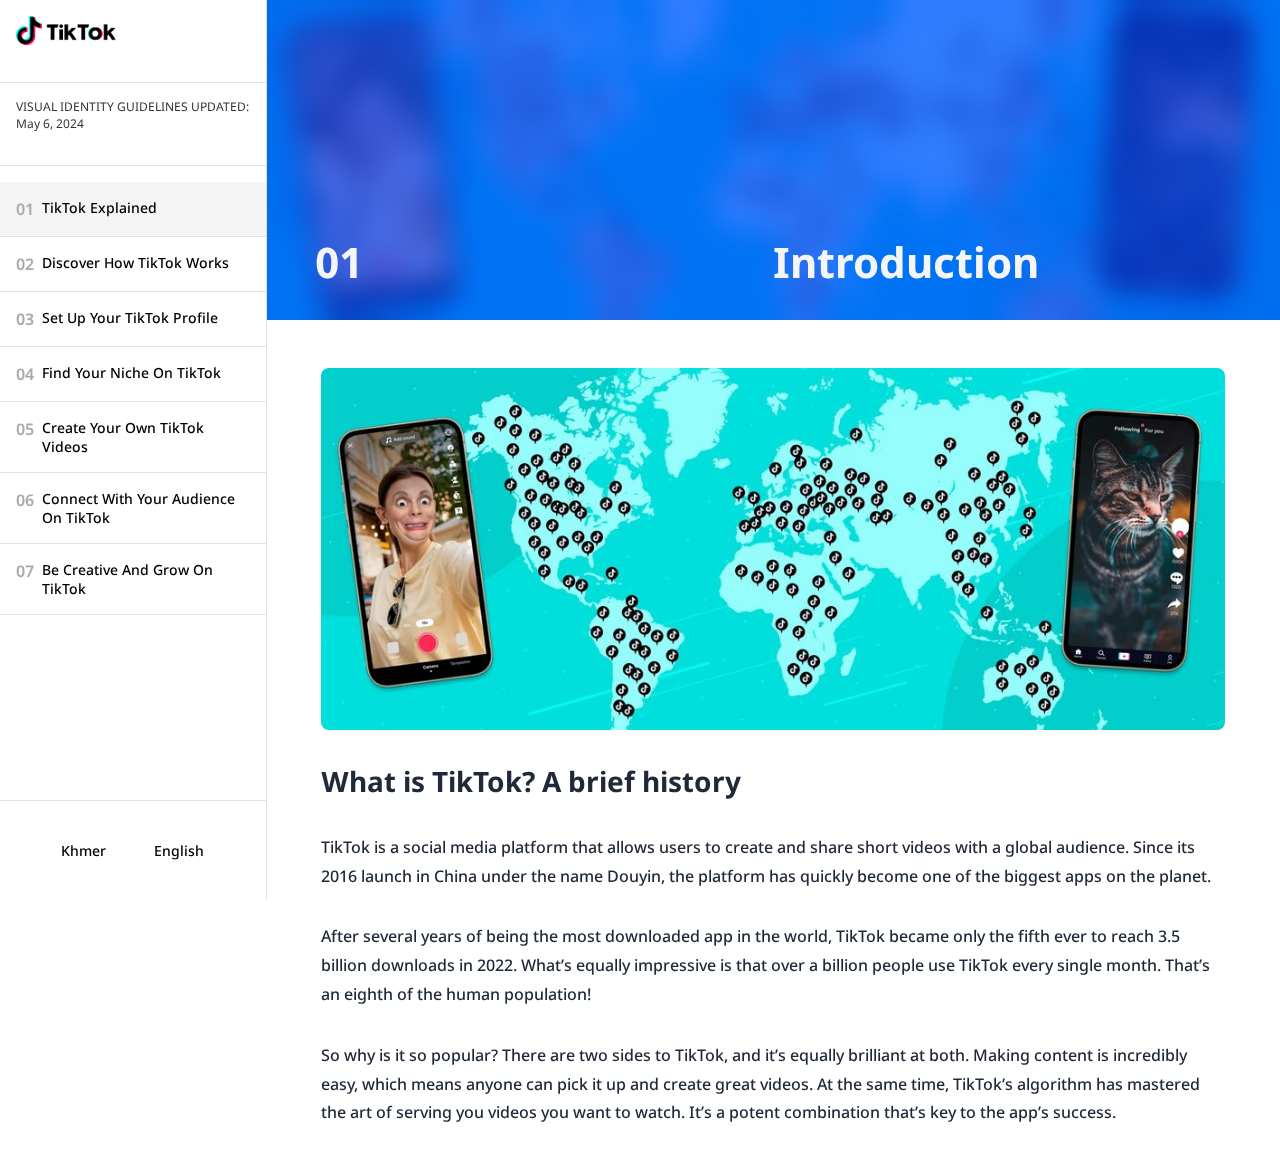
<file: index.html>
<!DOCTYPE html>
<html lang="en">
    <head>
        <meta charset="UTF-8" />
        <meta name="viewport" content="width=device-width, initial-scale=1.0" />
        <title>Tiktok E6</title>

        <!-- Global styles -->
        <link rel="stylesheet" href="./styles/global.css" />
        <link rel="stylesheet" href="./styles/buttons/button.css" />
        <link rel="stylesheet" href="./styles/typography/typography.css" />
        <link rel="stylesheet" href="./styles/sidebar/sidebar.css" />

        <!-- AOS  -->
        <link rel="stylesheet" href="https://unpkg.com/aos@next/dist/aos.css" />
    </head>

    <body>
        <button class="hamburger-menu" aria-label="Toggle menu">
            <span></span>
            <span></span>
            <span></span>
        </button>
        <div class="sidebar-overlay"></div>
        <div class="container">
            <!-- Sidebar -->
            <aside class="sidebar-container">
                <!-- Sidebar header -->
                <div class="sidebar-header">
                    <!-- Logo -->
                    <a href="/" class="logo">
                        <img src="../assets/TikTok_logo.svg.png" alt="Logo" />
                    </a>

                    <!-- Description -->
                    <div class="sidebar-description">
                        <p class="info">
                            VISUAL IDENTITY GUIDELINES UPDATED: May 6, 2024
                        </p>
                    </div>

                    <!-- Menu list -->
                    <ul class="sidebar-list">
                        <li>
                            <a href="./index.html">
                                <button class="ghost-btn active">
                                    <span>01</span>
                                    <span>TikTok explained</span>
                                </button>
                            </a>
                        </li>
                        <li>
                            <a href="./pages/discover-how-tiktok-works.html">
                                <button class="ghost-btn">
                                    <span>02</span>
                                    <span>Discover how TikTok works</span>
                                </button>
                            </a>
                        </li>
                        <li>
                            <a href="./pages/setup-your-tiktok-profile.html">
                                <button class="ghost-btn">
                                    <span>03</span>
                                    <span>Set up your TikTok profile</span>
                                </button>
                            </a>
                        </li>
                        <li>
                            <a href="./pages/find-your-niche-on-tiktok.html">
                                <button class="ghost-btn">
                                    <span>04</span>
                                    <span>Find your niche on TikTok</span>
                                </button>
                            </a>
                        </li>
                        <li>
                            <a href="./pages/create-your-own-tiktok-video.html">
                                <button class="ghost-btn">
                                    <span>05</span>
                                    <span>Create your own TikTok videos</span>
                                </button>
                            </a>
                        </li>
                        <li>
                            <a href="./pages/connect-with-your-audience.html">
                                <button class="ghost-btn">
                                    <span>06</span>
                                    <span
                                        >Connect with your audience on
                                        TikTok</span
                                    >
                                </button>
                            </a>
                        </li>
                        <li>
                            <a
                                href="./pages/be-creative-and-grow-on-tiktok.html"
                            >
                                <button class="ghost-btn">
                                    <span>07</span>
                                    <span>Be creative and grow on TikTok</span>
                                </button>
                            </a>
                        </li>
                    </ul>
                </div>

                <!-- Sidebar footer -->
                <div class="sidebar-footer">
                    <button class="ghost-btn" id="translateKhmer">Khmer</button>
                    <button class="ghost-btn" id="translateEnglish">
                        English
                    </button>
                </div>
            </aside>
            <!-- Main container -->
            <main class="main-container">
                <header class="header-container">
                    <img src="./assets/What-is-TikTok.jpg" alt="" />
                    <div class="content">
                        <h2 class="heading-2" data-translate="number1">01</h2>
                        <h2 class="heading-2" data-translate="introduction_1">
                            Introduction
                        </h2>
                    </div>
                </header>
                <div
                    class="inner-container"
                    data-aos="fade-up"
                    data-aos-duration="800"
                >
                    <img src="./assets/What-is-TikTok.jpg" alt="" />
                    <h3 class="heading-3" data-translate="heading_1">
                        What is TikTok? A brief history
                    </h3>
                    <h4 class="heading-4" data-translate="paragraph_11">
                        TikTok is a social media platform that allows users to
                        create and share short videos with a global audience.
                        Since its 2016 launch in China under the name Douyin,
                        the platform has quickly become one of the biggest apps
                        on the planet.
                    </h4>
                    <h4 class="heading-4" data-translate="paragraph_12">
                        After several years of being the most downloaded app in
                        the world, TikTok became only the fifth ever to reach
                        3.5 billion downloads in 2022. What’s equally impressive
                        is that over a billion people use TikTok every single
                        month. That’s an eighth of the human population!
                    </h4>
                    <h4 class="heading-4" data-translate="paragraph_13">
                        So why is it so popular? There are two sides to TikTok,
                        and it’s equally brilliant at both. Making content is
                        incredibly easy, which means anyone can pick it up and
                        create great videos. At the same time, TikTok’s
                        algorithm has mastered the art of serving you videos you
                        want to watch. It’s a potent combination that’s key to
                        the app’s success.
                    </h4>
                </div>
            </main>
        </div>

        <script src="./script.js" type="module"></script>
        <script src="./components/logo.js"></script>
        <script src="https://unpkg.com/aos@next/dist/aos.js"></script>
        <script>
            AOS.init();
        </script>
    </body>
</html>
</file>
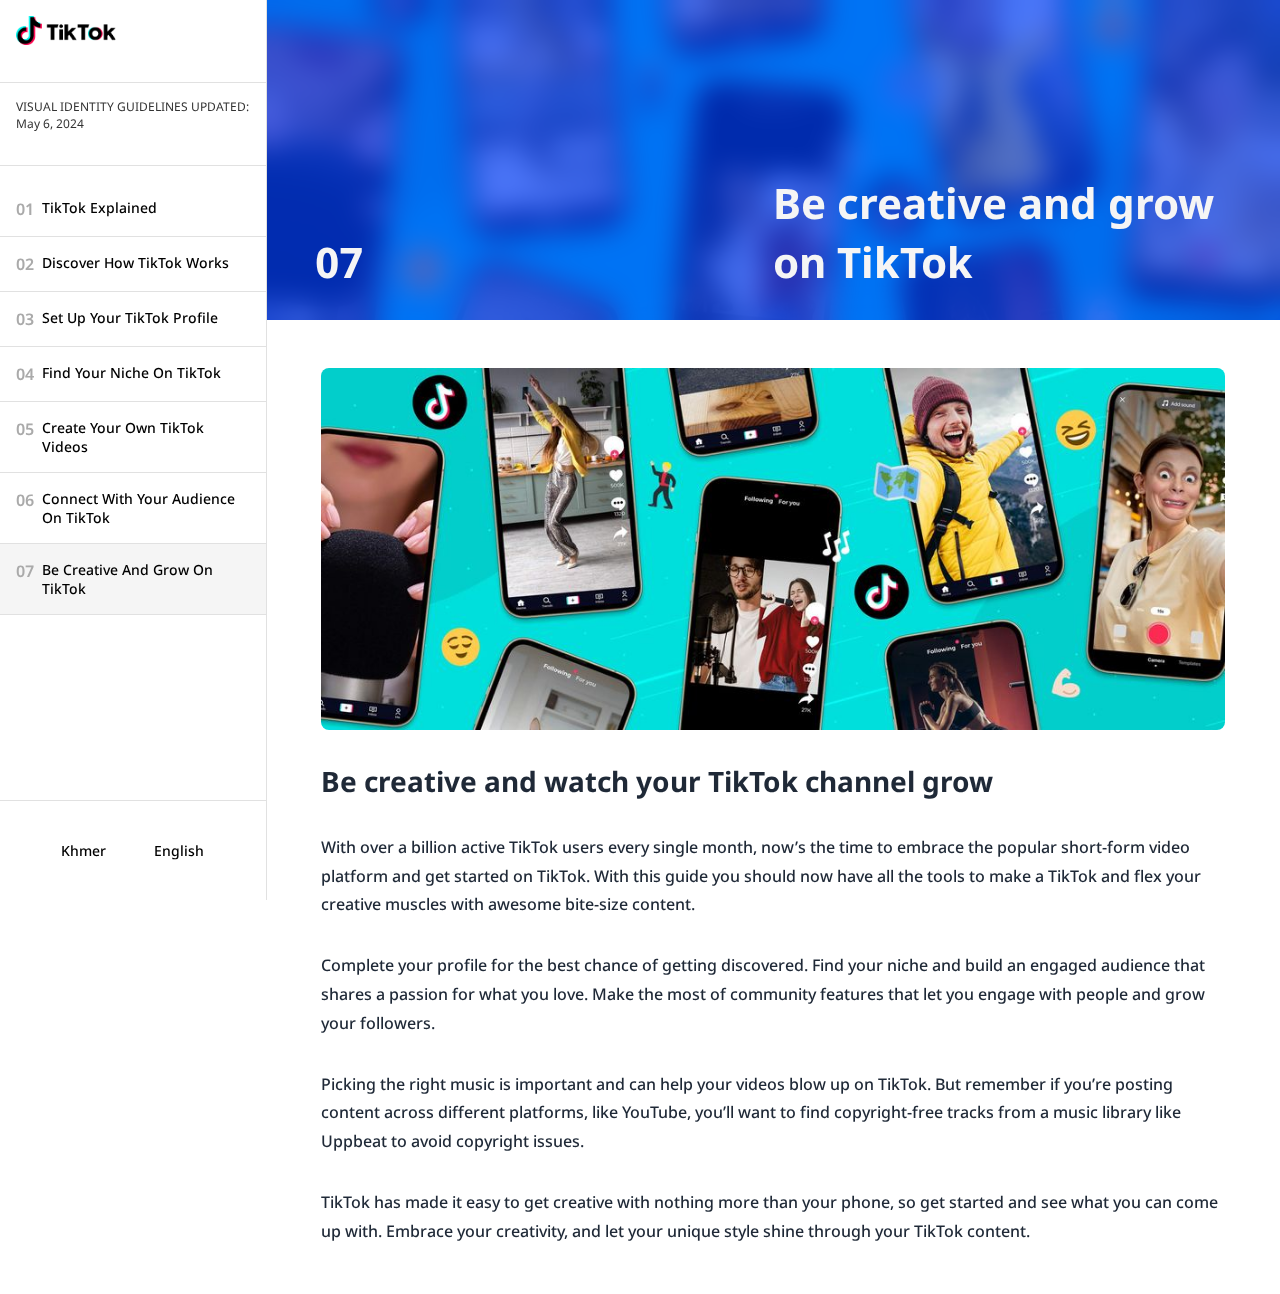
<file: pages/be-creative-and-grow-on-tiktok.html>
<!DOCTYPE html>
<html lang="en">
    <head>
        <meta charset="UTF-8" />
        <meta name="viewport" content="width=device-width, initial-scale=1.0" />
        <title>Tiktok E6</title>

        <!-- Global styles -->
        <link rel="stylesheet" href="../styles/global.css" />
        <link rel="stylesheet" href="../styles/buttons/button.css" />
        <link rel="stylesheet" href="../styles/typography/typography.css" />
        <link rel="stylesheet" href="../styles/sidebar/sidebar.css" />
        <link rel="stylesheet" href="https://unpkg.com/aos@next/dist/aos.css" />
    </head>

    <body>
        <button class="hamburger-menu" aria-label="Toggle menu">
            <span></span>
            <span></span>
            <span></span>
        </button>
        <div class="sidebar-overlay"></div>
        <div class="container">
            <!-- Sidebar -->
            <aside class="sidebar-container">
                <!-- Sidebar header -->
                <div class="sidebar-header">
                    <!-- Logo -->
                    <a href="/" class="logo">
                        <img src="../assets/TikTok_logo.svg.png" alt="Logo" />
                    </a>

                    <!-- Description -->
                    <div class="sidebar-description">
                        <p class="info">
                            VISUAL IDENTITY GUIDELINES UPDATED: May 6, 2024
                        </p>
                    </div>

                    <!-- Menu list -->
                    <ul class="sidebar-list">
                        <li>
                            <a href="../index.html">
                                <button class="ghost-btn">
                                    <span>01</span>
                                    <span>TikTok explained</span>
                                </button>
                            </a>
                        </li>
                        <li>
                            <a href="../pages/discover-how-tiktok-works.html">
                                <button class="ghost-btn">
                                    <span>02</span>
                                    <span>Discover how TikTok works</span>
                                </button>
                            </a>
                        </li>
                        <li>
                            <a href="../pages/setup-your-tiktok-profile.html">
                                <button class="ghost-btn">
                                    <span>03</span>
                                    <span>Set up your TikTok profile</span>
                                </button>
                            </a>
                        </li>
                        <li>
                            <a href="../pages/find-your-niche-on-tiktok.html">
                                <button class="ghost-btn">
                                    <span>04</span>
                                    <span>Find your niche on TikTok</span>
                                </button>
                            </a>
                        </li>
                        <li>
                            <a
                                href="../pages/create-your-own-tiktok-video.html"
                            >
                                <button class="ghost-btn">
                                    <span>05</span>
                                    <span>Create your own TikTok videos</span>
                                </button>
                            </a>
                        </li>
                        <li>
                            <a href="../pages/connect-with-your-audience.html">
                                <button class="ghost-btn">
                                    <span>06</span>
                                    <span
                                        >Connect with your audience on
                                        TikTok</span
                                    >
                                </button>
                            </a>
                        </li>
                        <li>
                            <a
                                href="../pages/be-creative-and-grow-on-tiktok.html"
                            >
                                <button class="ghost-btn active">
                                    <span>07</span>
                                    <span>Be creative and grow on TikTok</span>
                                </button>
                            </a>
                        </li>
                    </ul>
                </div>

                <!-- Sidebar footer -->
                <div class="sidebar-footer">
                    <button class="ghost-btn" id="translateKhmer">Khmer</button>
                    <button class="ghost-btn" id="translateEnglish">
                        English
                    </button>
                </div>
            </aside>

            <!-- Main container -->
            <main class="main-container">
                <header class="header-container">
                    <img src="../assets/Get-creative-on-TikTok.jpg" alt="" />
                    <div class="content">
                        <h2 class="heading-2" data-translate="number7">07</h2>
                        <h2 class="heading-2" data-translate="introduction_7">
                            Be creative and grow on TikTok
                        </h2>
                    </div>
                </header>
                <div
                    class="inner-container"
                    data-aos="fade-up"
                    data-aos-duration="800"
                >
                    <img src="../assets/Get-creative-on-TikTok.jpg" alt="" />

                    <h3 class="heading-3" data-translate="heading_71">
                        Be creative and watch your TikTok channel grow
                    </h3>

                    <h4 class="heading-4" data-translate="paragraph_72">
                        With over a billion active TikTok users every single
                        month, now’s the time to embrace the popular short-form
                        video platform and get started on TikTok. With this
                        guide you should now have all the tools to make a TikTok
                        and flex your creative muscles with awesome bite-size
                        content.
                    </h4>

                    <h4 class="heading-4" data-translate="paragraph_73">
                        Complete your profile for the best chance of getting
                        discovered. Find your niche and build an engaged
                        audience that shares a passion for what you love. Make
                        the most of community features that let you engage with
                        people and grow your followers.
                    </h4>
                    <h4 class="heading-4" data-translate="paragraph_74">
                        Picking the right music is important and can help your
                        videos blow up on TikTok. But remember if you’re posting
                        content across different platforms, like YouTube, you’ll
                        want to find copyright-free tracks from a music library
                        like Uppbeat to avoid copyright issues.
                    </h4>
                    <h4 class="heading-4" data-translate="heading_75">
                        TikTok has made it easy to get creative with nothing
                        more than your phone, so get started and see what you
                        can come up with. Embrace your creativity, and let your
                        unique style shine through your TikTok content.
                    </h4>
                </div>
            </main>
        </div>
        <script src="../script.js" type="module"></script>
        <script src="../components/logo.js"></script>
        <script src="https://unpkg.com/aos@next/dist/aos.js"></script>
        <script>
            AOS.init();
        </script>
    </body>
</html>
</file>
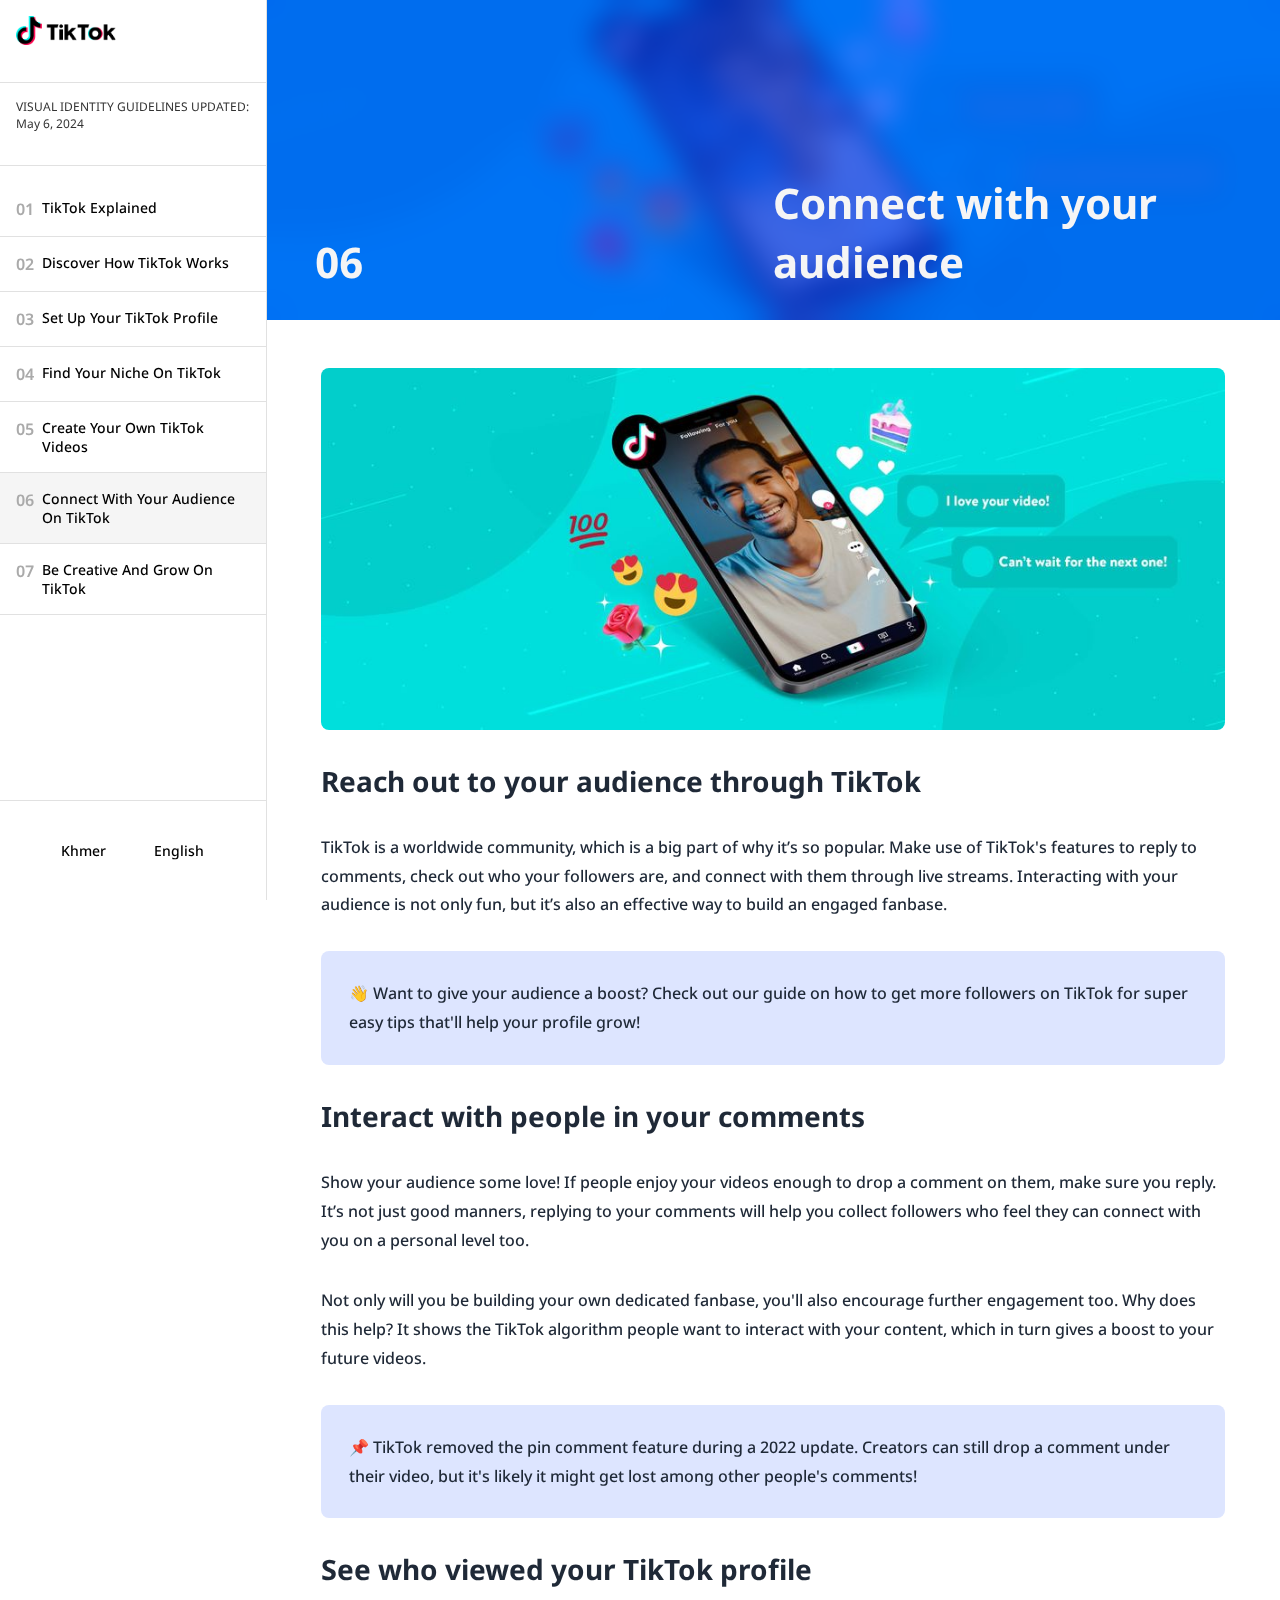
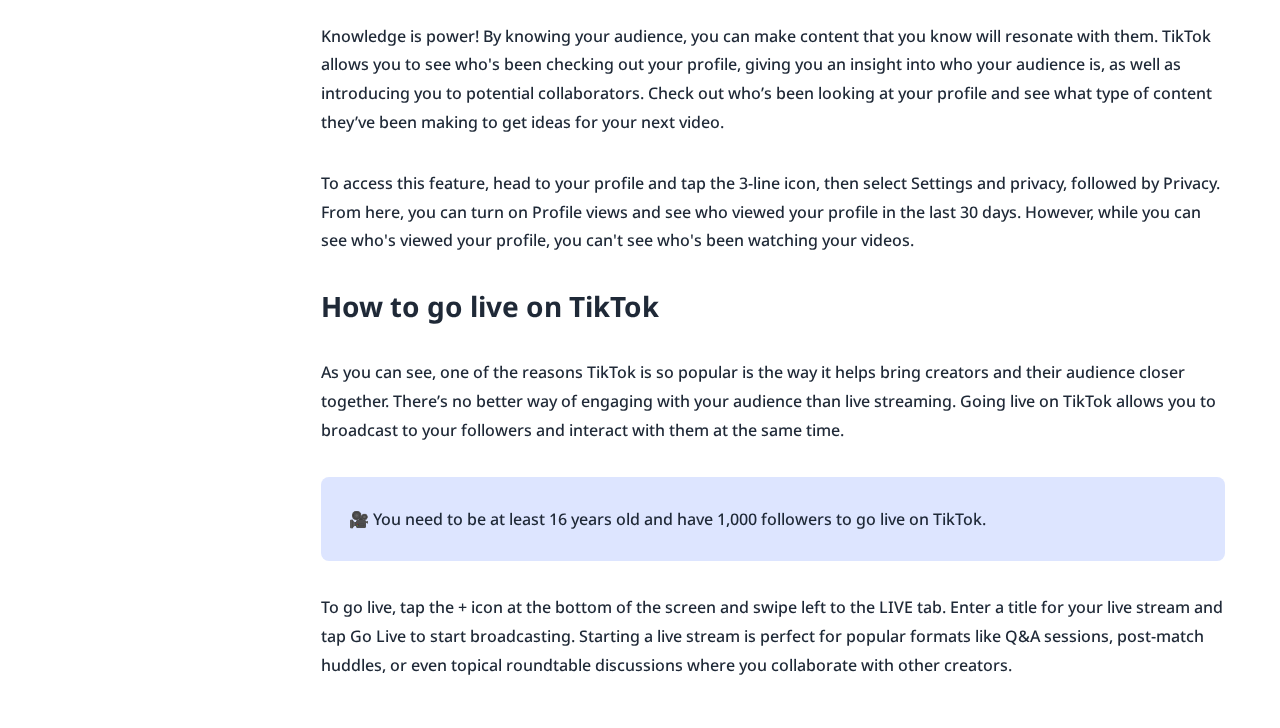
<file: pages/connect-with-your-audience.html>
<!DOCTYPE html>
<html lang="en">
    <head>
        <meta charset="UTF-8" />
        <meta name="viewport" content="width=device-width, initial-scale=1.0" />
        <title>Tiktok E6</title>

        <!-- Global styles -->
        <link rel="stylesheet" href="../styles/global.css" />
        <link rel="stylesheet" href="../styles/buttons/button.css" />
        <link rel="stylesheet" href="../styles/typography/typography.css" />
        <link rel="stylesheet" href="../styles/sidebar/sidebar.css" />
        <link rel="stylesheet" href="https://unpkg.com/aos@next/dist/aos.css" />
    </head>

    <body>
        <button class="hamburger-menu" aria-label="Toggle menu">
            <span></span>
            <span></span>
            <span></span>
        </button>
        <div class="sidebar-overlay"></div>
        <div class="container">
            <!-- Sidebar -->
            <aside class="sidebar-container">
                <!-- Sidebar header -->
                <div class="sidebar-header">
                    <!-- Logo -->
                    <a href="/" class="logo">
                        <img src="../assets/TikTok_logo.svg.png" alt="Logo" />
                    </a>

                    <!-- Description -->
                    <div class="sidebar-description">
                        <p class="info">
                            VISUAL IDENTITY GUIDELINES UPDATED: May 6, 2024
                        </p>
                    </div>

                    <!-- Menu list -->
                    <ul class="sidebar-list">
                        <li>
                            <a href="../index.html">
                                <button class="ghost-btn">
                                    <span>01</span>
                                    <span>TikTok explained</span>
                                </button>
                            </a>
                        </li>
                        <li>
                            <a href="../pages/discover-how-tiktok-works.html">
                                <button class="ghost-btn">
                                    <span>02</span>
                                    <span>Discover how TikTok works</span>
                                </button>
                            </a>
                        </li>
                        <li>
                            <a href="../pages/setup-your-tiktok-profile.html">
                                <button class="ghost-btn">
                                    <span>03</span>
                                    <span>Set up your TikTok profile</span>
                                </button>
                            </a>
                        </li>
                        <li>
                            <a href="../pages/find-your-niche-on-tiktok.html">
                                <button class="ghost-btn">
                                    <span>04</span>
                                    <span>Find your niche on TikTok</span>
                                </button>
                            </a>
                        </li>
                        <li>
                            <a
                                href="../pages/create-your-own-tiktok-video.html"
                            >
                                <button class="ghost-btn">
                                    <span>05</span>
                                    <span>Create your own TikTok videos</span>
                                </button>
                            </a>
                        </li>
                        <li>
                            <a href="../pages/connect-with-your-audience.html">
                                <button class="ghost-btn active">
                                    <span>06</span>
                                    <span
                                        >Connect with your audience on
                                        TikTok</span
                                    >
                                </button>
                            </a>
                        </li>
                        <li>
                            <a
                                href="../pages/be-creative-and-grow-on-tiktok.html"
                            >
                                <button class="ghost-btn">
                                    <span>07</span>
                                    <span>Be creative and grow on TikTok</span>
                                </button>
                            </a>
                        </li>
                    </ul>
                </div>

                <!-- Sidebar footer -->
                <div class="sidebar-footer">
                    <button class="ghost-btn" id="translateKhmer">Khmer</button>
                    <button class="ghost-btn" id="translateEnglish">
                        English
                    </button>
                </div>
            </aside>

            <!-- Main container -->
            <main class="main-container">
                <header class="header-container">
                    <img
                        src="../assets/Engage-your-audience-on-TikTok.jpg"
                        alt=""
                    />
                    <div class="content">
                        <h2 class="heading-2" data-translate="number6">06</h2>
                        <h2 class="heading-2" data-translate="introduction_6">
                            Connect with your audience
                        </h2>
                    </div>
                </header>
                <div class="inner-container"
                    data-aos="fade-up"
                    data-aos-duration="800">
                    <img
                        src="../assets/Engage-your-audience-on-TikTok.jpg"
                        alt=""
                    />
                    <h3 class="heading-3" data-translate="heading_61">
                        Reach out to your audience through TikTok
                    </h3>
                    <h4 class="heading-4" data-translate="paragraph_62">
                        TikTok is a worldwide community, which is a big part of
                        why it’s so popular. Make use of TikTok's features to
                        reply to comments, check out who your followers are, and
                        connect with them through live streams. Interacting with
                        your audience is not only fun, but it’s also an
                        effective way to build an engaged fanbase.
                    </h4>
                    <div class="block">
                        <h4 class="heading-4" data-translate="paragraph_63">
                            👋 Want to give your audience a boost? Check out our
                            guide on how to get more followers on TikTok for
                            super easy tips that'll help your profile grow!
                        </h4>
                    </div>
                    <h3 class="heading-3" data-translate="paragraph_64">
                        Interact with people in your comments
                    </h3>
                    <h4 class="heading-4" data-translate="heading_65">
                        Show your audience some love! If people enjoy your
                        videos enough to drop a comment on them, make sure you
                        reply. It’s not just good manners, replying to your
                        comments will help you collect followers who feel they
                        can connect with you on a personal level too.
                    </h4>
                    <h4 class="heading-4" data-translate="paragraph_66">
                        Not only will you be building your own dedicated
                        fanbase, you'll also encourage further engagement too.
                        Why does this help? It shows the TikTok algorithm people
                        want to interact with your content, which in turn gives
                        a boost to your future videos.
                    </h4>
                    <div class="block">
                        <h4 class="heading-4" data-translate="heading_67">
                            📌 TikTok removed the pin comment feature during a
                            2022 update. Creators can still drop a comment under
                            their video, but it's likely it might get lost among
                            other people's comments!
                        </h4>
                    </div>
                    <h3 class="heading-3" data-translate="paragraph_68">
                        See who viewed your TikTok profile
                    </h3>
                    <h4 class="heading-4" data-translate="paragraph_69">
                        Knowledge is power! By knowing your audience, you can
                        make content that you know will resonate with them.
                        TikTok allows you to see who's been checking out your
                        profile, giving you an insight into who your audience
                        is, as well as introducing you to potential
                        collaborators. Check out who’s been looking at your
                        profile and see what type of content they’ve been making
                        to get ideas for your next video.
                    </h4>
                    <h4 class="heading-4" data-translate="heading_610">
                        To access this feature, head to your profile and tap the
                        3-line icon, then select Settings and privacy, followed
                        by Privacy. From here, you can turn on Profile views and
                        see who viewed your profile in the last 30 days.
                        However, while you can see who's viewed your profile,
                        you can't see who's been watching your videos.
                    </h4>
                    <h3 class="heading-3" data-translate="paragraph_611">
                        How to go live on TikTok
                    </h3>
                    <h4 class="heading-4" data-translate="paragraph_612">
                        As you can see, one of the reasons TikTok is so popular
                        is the way it helps bring creators and their audience
                        closer together. There’s no better way of engaging with
                        your audience than live streaming. Going live on TikTok
                        allows you to broadcast to your followers and interact
                        with them at the same time.
                    </h4>
                    <div class="block">
                        <h4 class="heading-4" data-translate="paragraph_613">
                            🎥 You need to be at least 16 years old and have
                            1,000 followers to go live on TikTok.
                        </h4>
                    </div>
                    <h4 class="heading-4" data-translate="paragraph_614">
                        To go live, tap the + icon at the bottom of the screen
                        and swipe left to the LIVE tab. Enter a title for your
                        live stream and tap Go Live to start broadcasting.
                        Starting a live stream is perfect for popular formats
                        like Q&A sessions, post-match huddles, or even topical
                        roundtable discussions where you collaborate with other
                        creators.
                    </h4>
                </div>
            </main>
        </div>
        <script src="../script.js" type="module"></script>
        <script src="../components/logo.js"></script>
              <script src="https://unpkg.com/aos@next/dist/aos.js"></script>
        <script>
            AOS.init();
        </script>
    </body>
</html>
</file>
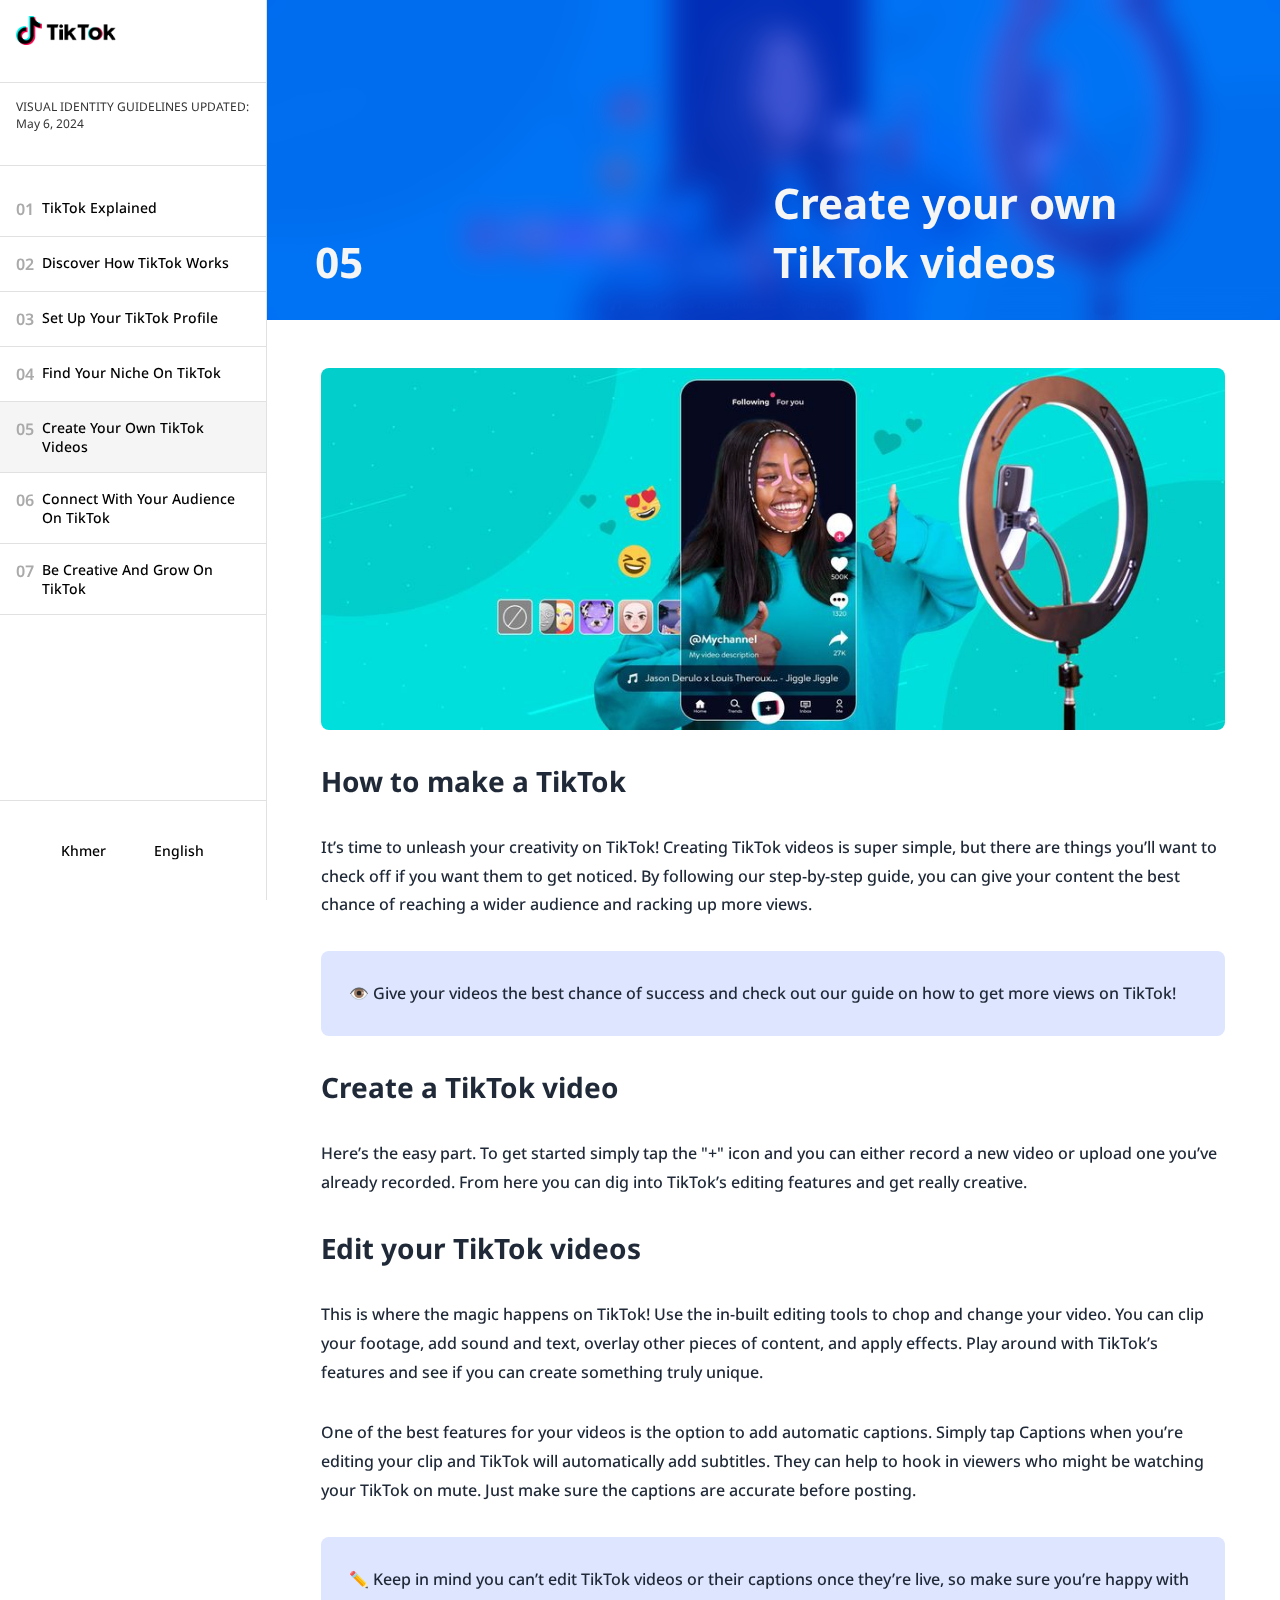
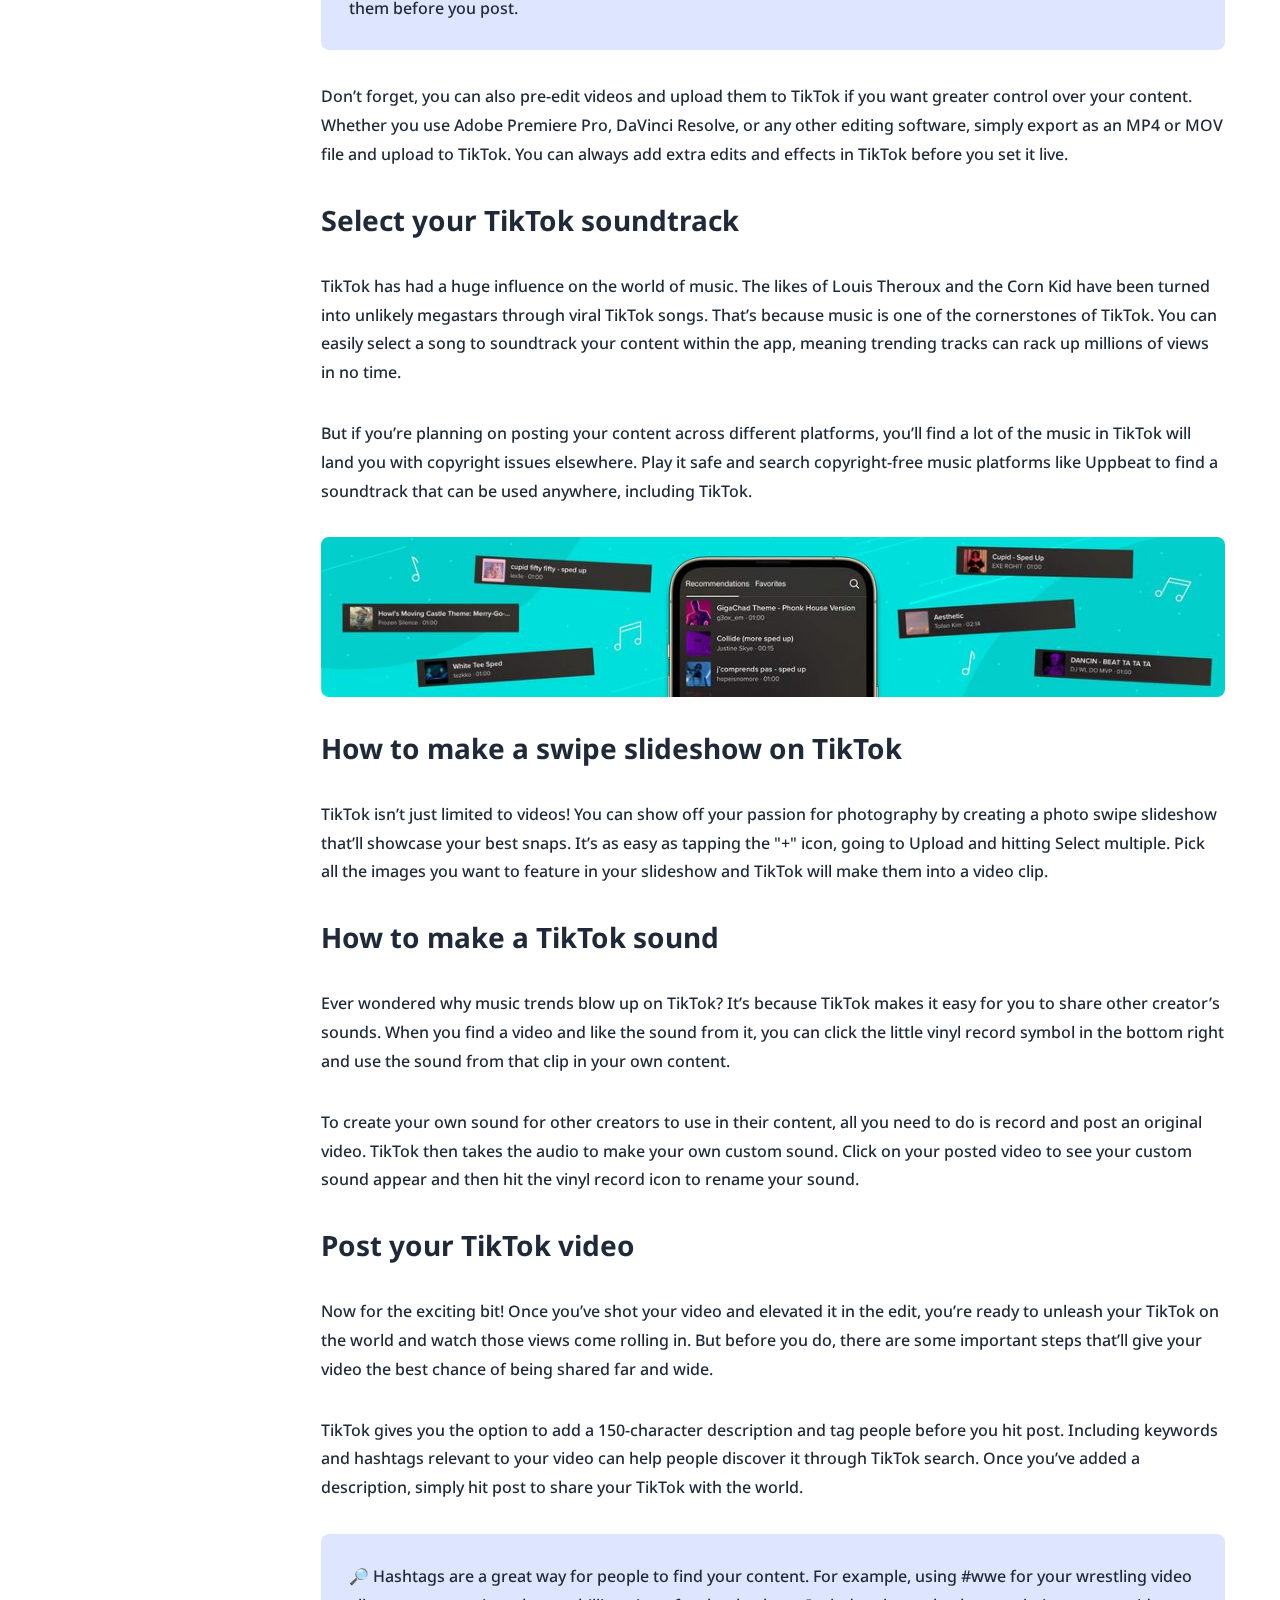
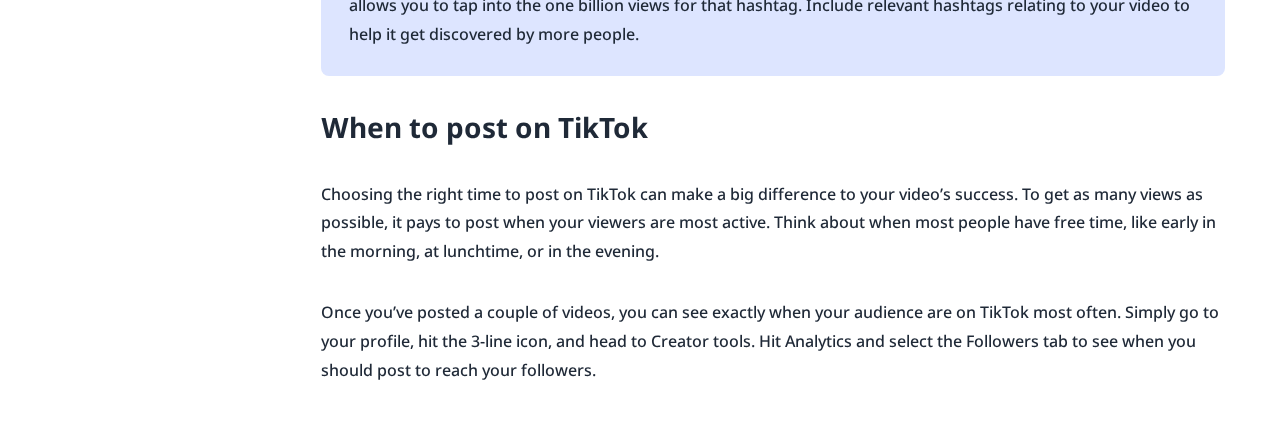
<file: pages/create-your-own-tiktok-video.html>
<!DOCTYPE html>
<html lang="en">
    <head>
        <meta charset="UTF-8" />
        <meta name="viewport" content="width=device-width, initial-scale=1.0" />
        <title>Tiktok E6</title>

        <!-- Global styles -->
        <link rel="stylesheet" href="../styles/global.css" />
        <link rel="stylesheet" href="../styles/buttons/button.css" />
        <link rel="stylesheet" href="../styles/typography/typography.css" />
        <link rel="stylesheet" href="../styles/sidebar/sidebar.css" />
        <link rel="stylesheet" href="https://unpkg.com/aos@next/dist/aos.css" />
    </head>

    <body>
        <button class="hamburger-menu" aria-label="Toggle menu">
            <span></span>
            <span></span>
            <span></span>
        </button>
        <div class="sidebar-overlay"></div>
        <div class="container">
            <!-- Sidebar -->
            <aside class="sidebar-container">
                <!-- Sidebar header -->
                <div class="sidebar-header">
                    <!-- Logo -->
                    <a href="/" class="logo">
                        <img src="../assets/TikTok_logo.svg.png" alt="Logo" />
                    </a>

                    <!-- Description -->
                    <div class="sidebar-description">
                        <p class="info">
                            VISUAL IDENTITY GUIDELINES UPDATED: May 6, 2024
                        </p>
                    </div>

                    <!-- Menu list -->
                    <ul class="sidebar-list">
                        <li>
                            <a href="../index.html">
                                <button class="ghost-btn">
                                    <span>01</span>
                                    <span>TikTok explained</span>
                                </button>
                            </a>
                        </li>
                        <li>
                            <a href="../pages/discover-how-tiktok-works.html">
                                <button class="ghost-btn">
                                    <span>02</span>
                                    <span>Discover how TikTok works</span>
                                </button>
                            </a>
                        </li>
                        <li>
                            <a href="../pages/setup-your-tiktok-profile.html">
                                <button class="ghost-btn">
                                    <span>03</span>
                                    <span>Set up your TikTok profile</span>
                                </button>
                            </a>
                        </li>
                        <li>
                            <a href="../pages/find-your-niche-on-tiktok.html">
                                <button class="ghost-btn">
                                    <span>04</span>
                                    <span>Find your niche on TikTok</span>
                                </button>
                            </a>
                        </li>
                        <li>
                            <a
                                href="../pages/create-your-own-tiktok-video.html"
                            >
                                <button class="ghost-btn active">
                                    <span>05</span>
                                    <span>Create your own TikTok videos</span>
                                </button>
                            </a>
                        </li>
                        <li>
                            <a href="../pages/connect-with-your-audience.html">
                                <button class="ghost-btn">
                                    <span>06</span>
                                    <span
                                        >Connect with your audience on
                                        TikTok</span
                                    >
                                </button>
                            </a>
                        </li>
                        <li>
                            <a
                                href="../pages/be-creative-and-grow-on-tiktok.html"
                            >
                                <button class="ghost-btn">
                                    <span>07</span>
                                    <span>Be creative and grow on TikTok</span>
                                </button>
                            </a>
                        </li>
                    </ul>
                </div>

                <!-- Sidebar footer -->
                <div class="sidebar-footer">
                    <button class="ghost-btn" id="translateKhmer">Khmer</button>
                    <button class="ghost-btn" id="translateEnglish">
                        English
                    </button>
                </div>
            </aside>

            <!-- Main container -->
            <main class="main-container">
                <header class="header-container">
                    <img src="../assets/How-to-make-a-TikTok.jpg" alt="" />
                    <div class="content">
                        <h2 class="heading-2" data-translate="number5">05</h2>
                        <h2 class="heading-2" data-translate="introduction_5">
                            Create your own TikTok videos
                        </h2>
                    </div>
                </header>
                <div class="inner-container"     data-aos="fade-up"
                    data-aos-duration="800">
                    <img src="../assets/How-to-make-a-TikTok.jpg" alt="" />
                    <h3 class="heading-3" data-translate="heading_5">
                        How to make a TikTok
                    </h3>
                    <h3 class="heading-4" data-translate="paragraph_51">
                        It’s time to unleash your creativity on TikTok! Creating
                        TikTok videos is super simple, but there are things
                        you’ll want to check off if you want them to get
                        noticed. By following our step-by-step guide, you can
                        give your content the best chance of reaching a wider
                        audience and racking up more views.
                    </h3>
                    <div class="block">
                        <h4 class="heading-4" data-translate="paragraph_52">
                            👁️ Give your videos the best chance of success and
                            check out our guide on how to get more views on
                            TikTok!
                        </h4>
                    </div>
                    <h3 class="heading-3" data-translate="paragraph_53">
                        Create a TikTok video
                    </h3>
                    <h4 class="heading-4" data-translate="heading_54">
                        Here’s the easy part. To get started simply tap the "+"
                        icon and you can either record a new video or upload one
                        you’ve already recorded. From here you can dig into
                        TikTok’s editing features and get really creative.
                    </h4>
                    <h3 class="heading-3" data-translate="paragraph_55">
                        Edit your TikTok videos
                    </h3>
                    <h4 class="heading-4" data-translate="heading_56">
                        This is where the magic happens on TikTok! Use the
                        in-built editing tools to chop and change your video.
                        You can clip your footage, add sound and text, overlay
                        other pieces of content, and apply effects. Play around
                        with TikTok’s features and see if you can create
                        something truly unique.
                    </h4>
                    <h4 class="heading-4" data-translate="paragraph_57">
                        One of the best features for your videos is the option
                        to add automatic captions. Simply tap Captions when
                        you’re editing your clip and TikTok will automatically
                        add subtitles. They can help to hook in viewers who
                        might be watching your TikTok on mute. Just make sure
                        the captions are accurate before posting.
                    </h4>
                    <div class="block">
                        <h4 class="heading-4" data-translate="paragraph_58">
                            ✏️ Keep in mind you can’t edit TikTok videos or
                            their captions once they’re live, so make sure
                            you’re happy with them before you post.
                        </h4>
                    </div>
                    <h4 class="heading-4" data-translate="heading_59">
                        Don’t forget, you can also pre-edit videos and upload
                        them to TikTok if you want greater control over your
                        content. Whether you use Adobe Premiere Pro, DaVinci
                        Resolve, or any other editing software, simply export as
                        an MP4 or MOV file and upload to TikTok. You can always
                        add extra edits and effects in TikTok before you set it
                        live.
                    </h4>
                    <h3 class="heading-3" data-translate="paragraph_510">
                        Select your TikTok soundtrack
                    </h3>
                    <h4 class="heading-4" data-translate="paragraph_511">
                        TikTok has had a huge influence on the world of music.
                        The likes of Louis Theroux and the Corn Kid have been
                        turned into unlikely megastars through viral TikTok
                        songs. That’s because music is one of the cornerstones
                        of TikTok. You can easily select a song to soundtrack
                        your content within the app, meaning trending tracks can
                        rack up millions of views in no time.
                    </h4>
                    <h4 class="heading-4" data-translate="paragraph_512">
                        But if you’re planning on posting your content across
                        different platforms, you’ll find a lot of the music in
                        TikTok will land you with copyright issues elsewhere.
                        Play it safe and search copyright-free music platforms
                        like Uppbeat to find a soundtrack that can be used
                        anywhere, including TikTok.
                    </h4>
                    <img
                        src="../assets/How-to-make-a-TikTok-sound.jpg"
                        alt=""
                    />
                    <h3 class="heading-3" data-translate="paragraph_513">
                        How to make a swipe slideshow on TikTok
                    </h3>
                    <h4 class="heading-4" data-translate="paragraph_514">
                        TikTok isn’t just limited to videos! You can show off
                        your passion for photography by creating a photo swipe
                        slideshow that’ll showcase your best snaps. It’s as easy
                        as tapping the "+" icon, going to Upload and hitting
                        Select multiple. Pick all the images you want to feature
                        in your slideshow and TikTok will make them into a video
                        clip.
                    </h4>
                    <h3 class="heading-3" data-translate="paragraph_515">
                        How to make a TikTok sound
                    </h3>
                    <h4 class="heading-4" data-translate="paragraph_516">
                        Ever wondered why music trends blow up on TikTok? It’s
                        because TikTok makes it easy for you to share other
                        creator’s sounds. When you find a video and like the
                        sound from it, you can click the little vinyl record
                        symbol in the bottom right and use the sound from that
                        clip in your own content.
                    </h4>
                    <h4 class="heading-4" data-translate="paragraph_517">
                        To create your own sound for other creators to use in
                        their content, all you need to do is record and post an
                        original video. TikTok then takes the audio to make your
                        own custom sound. Click on your posted video to see your
                        custom sound appear and then hit the vinyl record icon
                        to rename your sound.
                    </h4>
                    <h3 class="heading-3" data-translate="paragraph_518">
                        Post your TikTok video
                    </h3>
                    <h4 class="heading-4" data-translate="paragraph_519">
                        Now for the exciting bit! Once you’ve shot your video
                        and elevated it in the edit, you’re ready to unleash
                        your TikTok on the world and watch those views come
                        rolling in. But before you do, there are some important
                        steps that’ll give your video the best chance of being
                        shared far and wide.
                    </h4>
                    <h4 class="heading-4" data-translate="paragraph_520">
                        TikTok gives you the option to add a 150-character
                        description and tag people before you hit post.
                        Including keywords and hashtags relevant to your video
                        can help people discover it through TikTok search. Once
                        you’ve added a description, simply hit post to share
                        your TikTok with the world.
                    </h4>
                    <div class="block">
                        <h4 class="heading-4" data-translate="paragraph_521">
                            🔎 Hashtags are a great way for people to find your
                            content. For example, using #wwe for your wrestling
                            video allows you to tap into the one billion views
                            for that hashtag. Include relevant hashtags relating
                            to your video to help it get discovered by more
                            people.
                        </h4>
                    </div>
                    <h3 class="heading-3" data-translate="paragraph_522">
                        When to post on TikTok
                    </h3>
                    <h4 class="heading-4" data-translate="paragraph_523">
                        Choosing the right time to post on TikTok can make a big
                        difference to your video’s success. To get as many views
                        as possible, it pays to post when your viewers are most
                        active. Think about when most people have free time,
                        like early in the morning, at lunchtime, or in the
                        evening.
                    </h4>
                    <h4 class="heading-4" data-translate="paragraph_524">
                        Once you’ve posted a couple of videos, you can see
                        exactly when your audience are on TikTok most often.
                        Simply go to your profile, hit the 3-line icon, and head
                        to Creator tools. Hit Analytics and select the Followers
                        tab to see when you should post to reach your followers.
                    </h4>
                </div>
            </main>
        </div>
        <script src="../script.js" type="module"></script>
        <script src="../components/logo.js"></script>
              <script src="https://unpkg.com/aos@next/dist/aos.js"></script>
        <script>
            AOS.init();
        </script>
    </body>
</html>
</file>
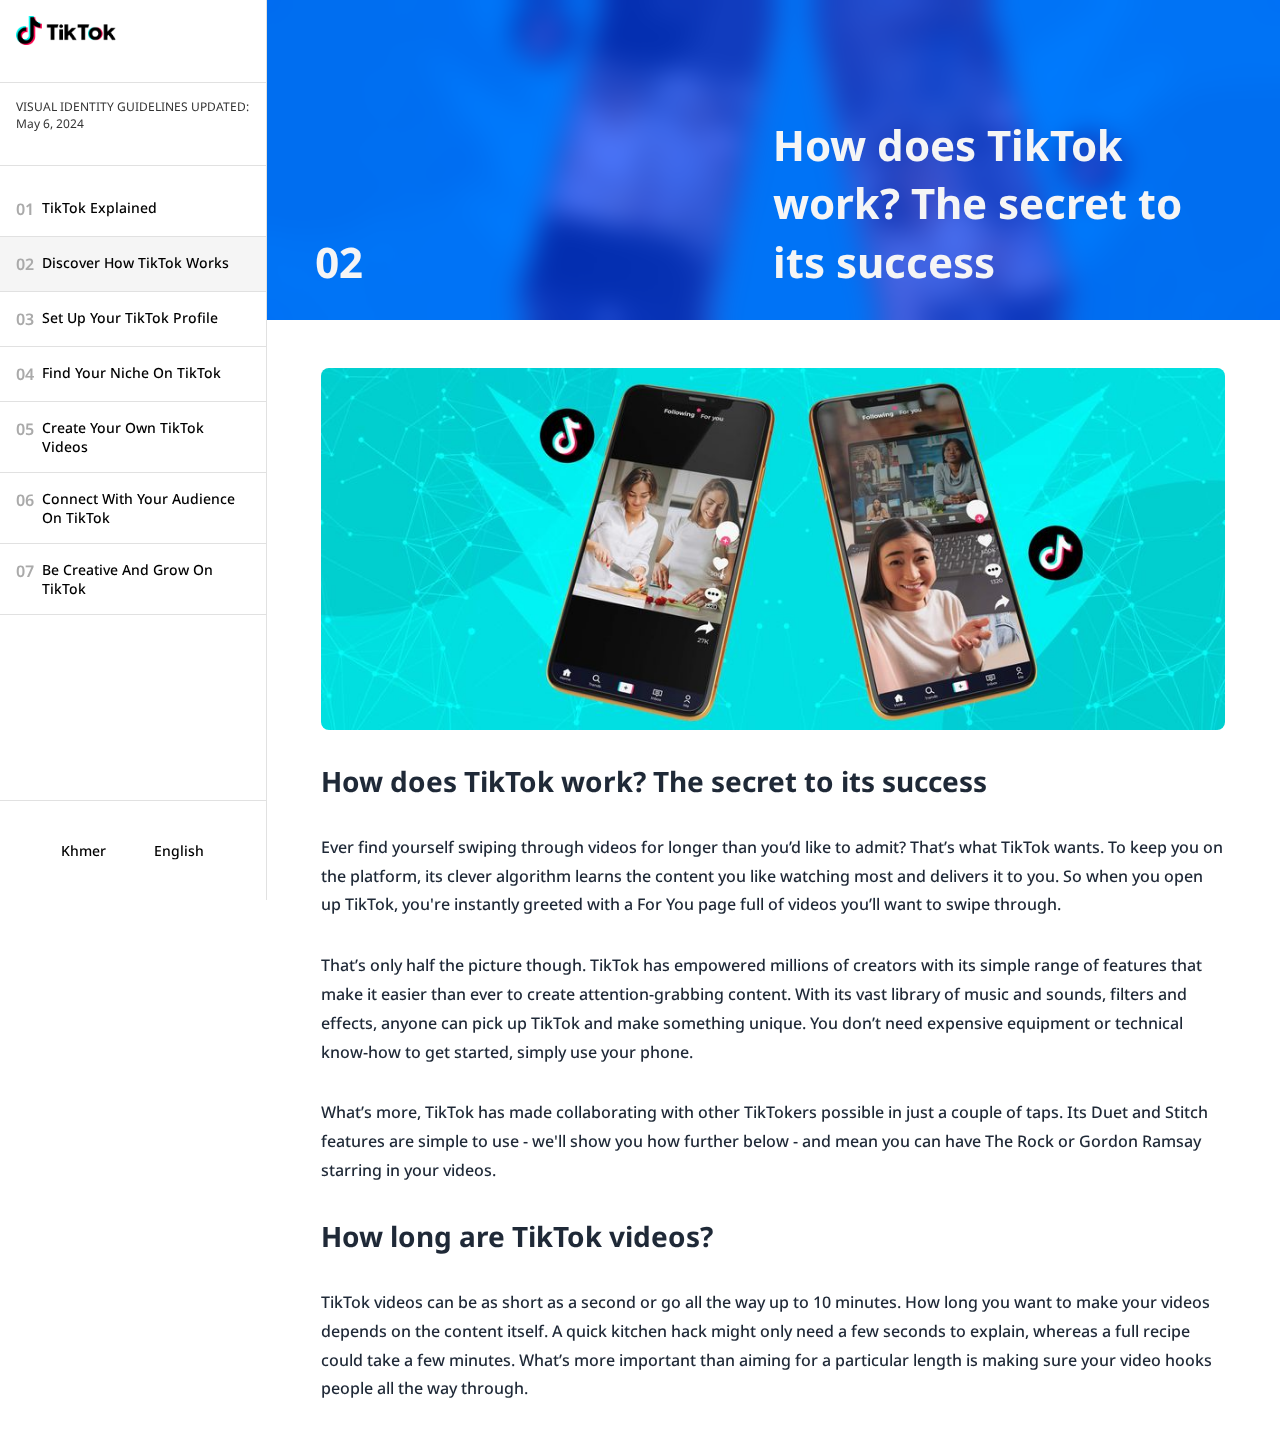
<file: pages/discover-how-tiktok-works.html>
<!DOCTYPE html>
<html lang="en">

<head>
    <meta charset="UTF-8" />
    <meta name="viewport" content="width=device-width, initial-scale=1.0" />
    <title>Tiktok E6</title>

    <!-- Global styles -->
    <link rel="stylesheet" href="../styles/global.css" />
    <link rel="stylesheet" href="../styles/buttons/button.css" />
    <link rel="stylesheet" href="../styles/typography/typography.css" />
    <link rel="stylesheet" href="../styles/sidebar/sidebar.css" />
            <link rel="stylesheet" href="https://unpkg.com/aos@next/dist/aos.css" />

</head>

<body>
    <button class="hamburger-menu" aria-label="Toggle menu">
        <span></span>
        <span></span>
        <span></span>
    </button>
    <div class="sidebar-overlay"></div>
    <div class="container">
        <!-- Sidebar -->
        <aside class="sidebar-container">
            <!-- Sidebar header -->
            <div class="sidebar-header">
                <!-- Logo -->
                <a href="/" class="logo">
                    <img src="../assets/TikTok_logo.svg.png" alt="Logo" />
                </a>

                <!-- Description -->
                <div class="sidebar-description">
                    <p class="info">
                        VISUAL IDENTITY GUIDELINES UPDATED: May 6, 2024
                    </p>
                </div>

                <!-- Menu list -->
                <ul class="sidebar-list">
                    <li>
                        <a href="../index.html">
                            <button class="ghost-btn">
                                <span>01</span>
                                <span>TikTok explained</span>
                            </button>
                        </a>
                    </li>
                    <li>
                        <a href="../pages/discover-how-tiktok-works.html">
                            <button class="ghost-btn active">
                                <span>02</span>
                                <span>Discover how TikTok works</span>
                            </button>
                        </a>
                    </li>
                    <li>
                        <a href="../pages/setup-your-tiktok-profile.html">
                            <button class="ghost-btn">
                                <span>03</span>
                                <span>Set up your TikTok profile</span>
                            </button>
                        </a>
                    </li>
                    <li>
                        <a href="../pages/find-your-niche-on-tiktok.html">
                            <button class="ghost-btn">
                                <span>04</span>
                                <span>Find your niche on TikTok</span>
                            </button>
                        </a>
                    </li>
                    <li>
                        <a href="../pages/create-your-own-tiktok-video.html">
                            <button class="ghost-btn">
                                <span>05</span>
                                <span>Create your own TikTok videos</span>
                            </button>
                        </a>
                    </li>
                    <li>
                        <a href="../pages/connect-with-your-audience.html">
                            <button class="ghost-btn">
                                <span>06</span>
                                <span>Connect with your audience on
                                    TikTok</span>
                            </button>
                        </a>
                    </li>
                    <li>
                        <a href="../pages/be-creative-and-grow-on-tiktok.html">
                            <button class="ghost-btn">
                                <span>07</span>
                                <span>Be creative and grow on TikTok</span>
                            </button>
                        </a>
                    </li>
                </ul>
            </div>

            <!-- Sidebar footer -->
            <div class="sidebar-footer">
                <button class="ghost-btn" id="translateKhmer">Khmer</button>
                <button class="ghost-btn" id="translateEnglish">English</button>
            </div>
        </aside>

        <!-- Main container -->
        <main class="main-container">
            <header class="header-container">
                <img src="../assets/How-does-TikTok-work.jpg" alt="" data-translate="image_2" />
                <div class="content">
                    <h2 class="heading-2" data-translate="introduction_2">02</h2>
                    <h2 class="heading-2" data-translate="heading_2">
                        How does TikTok work? The secret to its success
                    </h2>
                </div>
            </header>
            <div class="inner-container"     data-aos="fade-up"
                    data-aos-duration="800">
                <img src="../assets/How-does-TikTok-work.jpg" alt="" data-translate="image_2" />
                <h3 class="heading-3" data-translate="heading_2">
                    How does TikTok work? The secret to its success
                </h3>
                <h4 class="heading-4" data-translate="paragraph_21">
                    Ever find yourself swiping through videos for longer than you’d
                    like to admit? That’s what TikTok wants. To keep you on the
                    platform, its clever algorithm learns the content you like watching
                    most and delivers it to you. So when you open up TikTok, you're
                    instantly greeted with a For You page full of videos you’ll want to
                    swipe through.
                </h4>
                <h4 class="heading-4" data-translate="paragraph_22">
                    That’s only half the picture though. TikTok has empowered millions
                    of creators with its simple range of features that make it easier
                    than ever to create attention-grabbing content. With its vast
                    library of music and sounds, filters and effects, anyone can pick
                    up TikTok and make something unique. You don’t need expensive
                    equipment or technical know-how to get started, simply use your
                    phone.
                </h4>
                <h4 class="heading-4" data-translate="paragraph_23">
                    What’s more, TikTok has made collaborating with other TikTokers
                    possible in just a couple of taps. Its Duet and Stitch features are
                    simple to use - we'll show you how further below - and mean you can
                    have The Rock or Gordon Ramsay starring in your videos.
                </h4>

                <h3 class="heading-3" data-translate="heading_3">
                    How long are TikTok videos?
                </h3>
                <h4 class="heading-4" data-translate="paragraph_24">
                    TikTok videos can be as short as a second or go all the way up to
                    10 minutes. How long you want to make your videos depends on the
                    content itself. A quick kitchen hack might only need a few seconds
                    to explain, whereas a full recipe could take a few minutes. What’s
                    more important than aiming for a particular length is making sure
                    your video hooks people all the way through.
                </h4>
            </div>
        </main>

    </div>
    <script src="../script.js" type="module"></script>
    <script src="../components/logo.js"></script>
          <script src="https://unpkg.com/aos@next/dist/aos.js"></script>
        <script>
            AOS.init();
        </script>
</body>

</html>
</file>
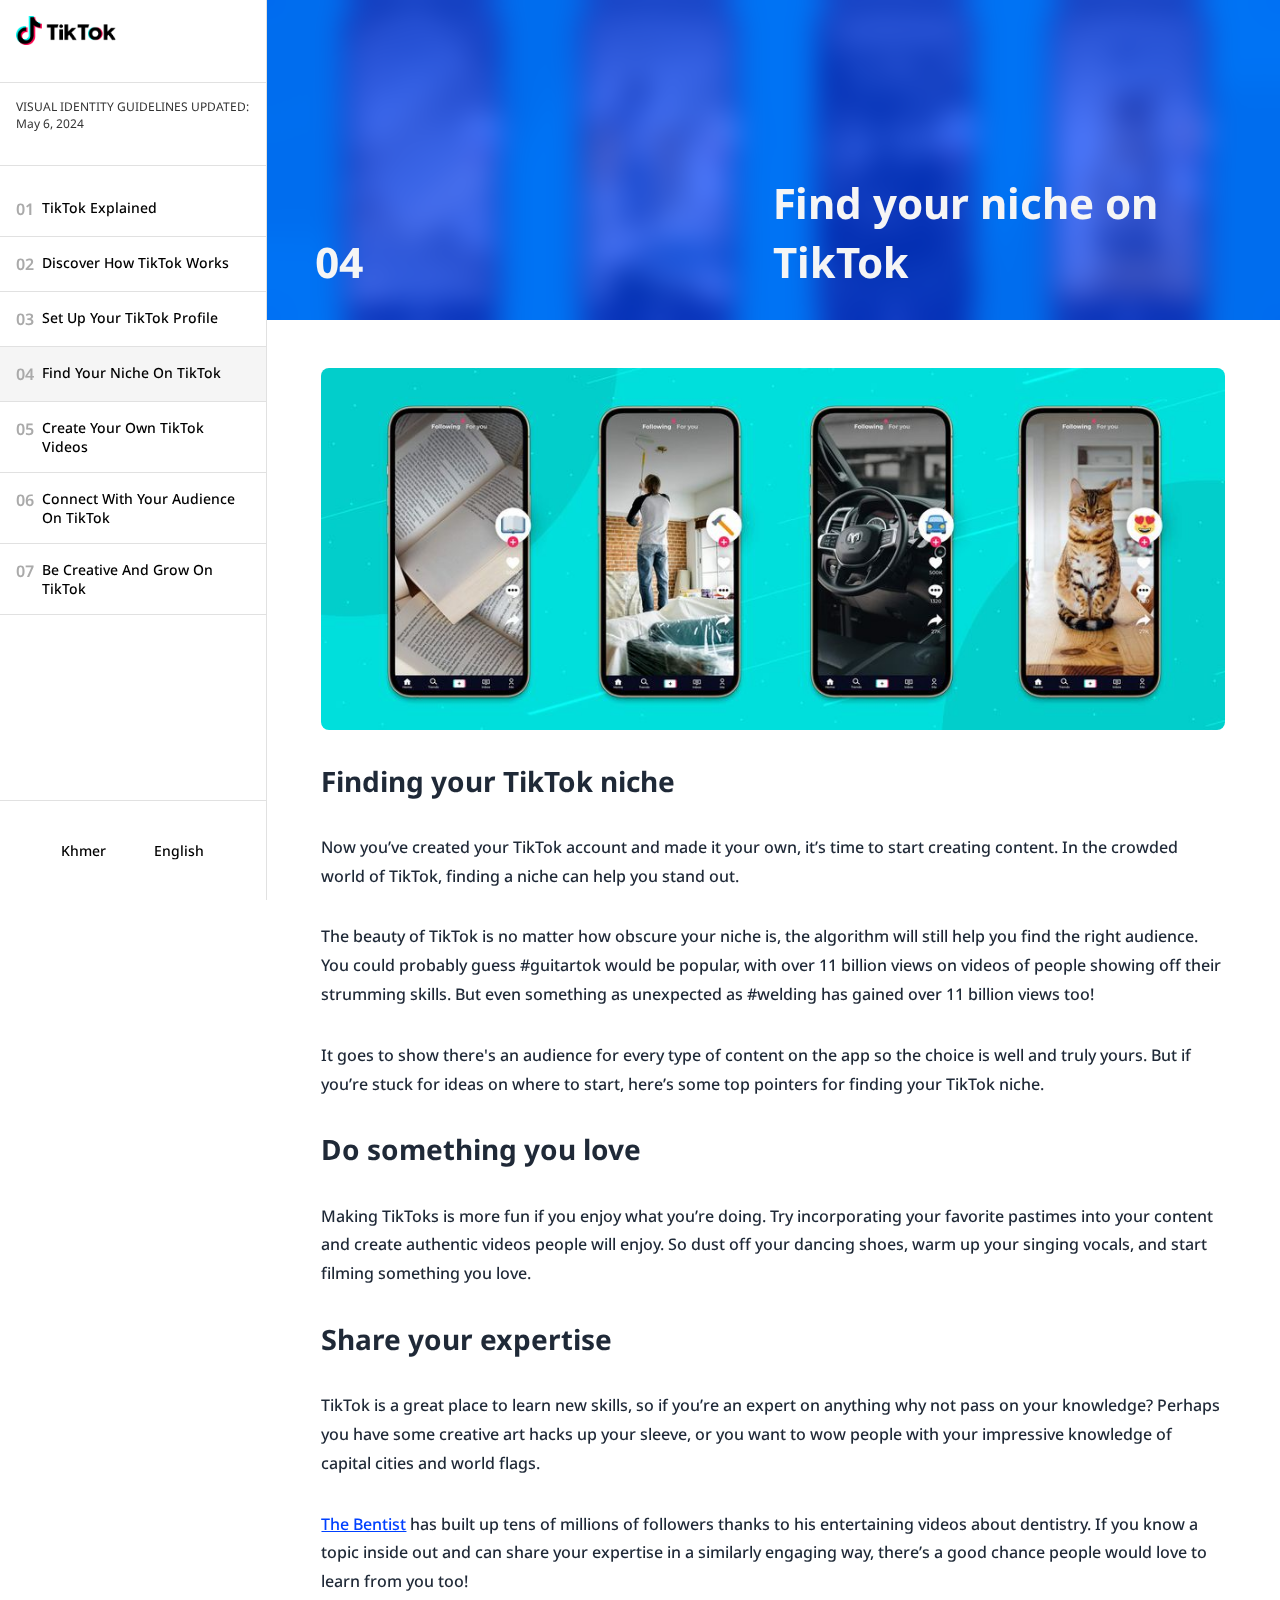
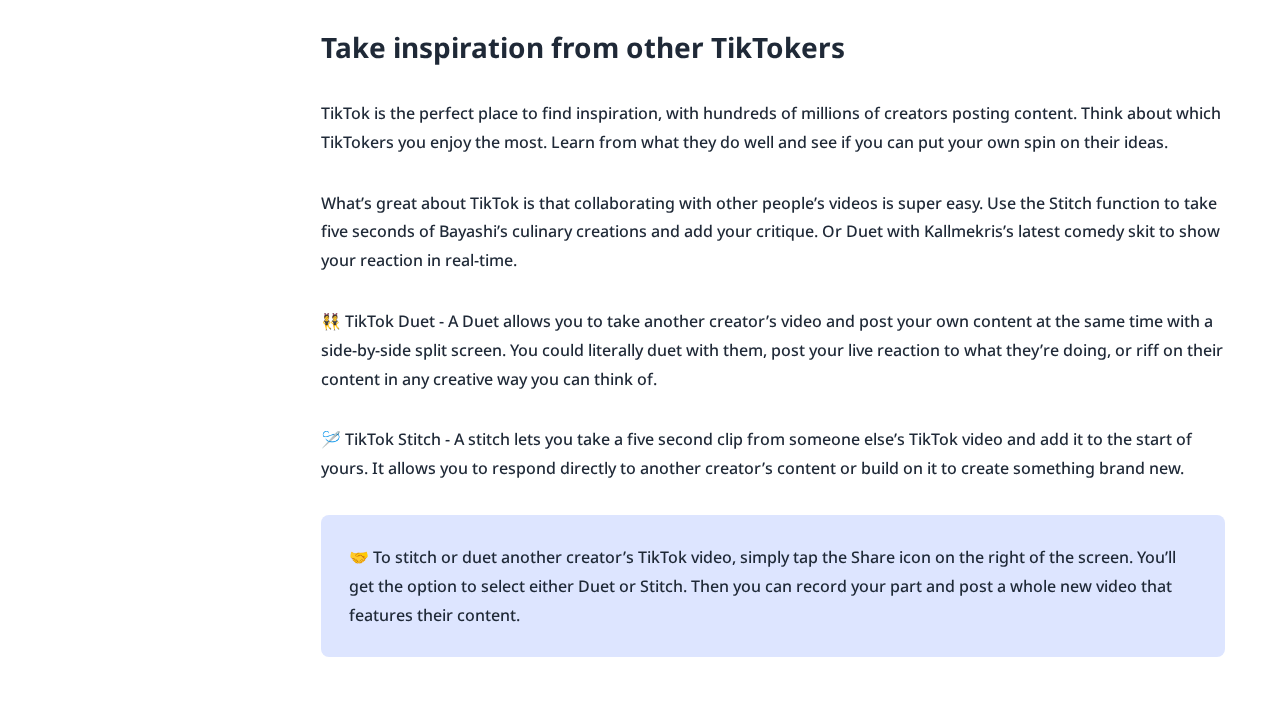
<file: pages/find-your-niche-on-tiktok.html>
<!DOCTYPE html>
<html lang="en">

<head>
    <meta charset="UTF-8" />
    <meta name="viewport" content="width=device-width, initial-scale=1.0" />
    <title>Tiktok E6</title>

    <!-- Global styles -->
    <link rel="stylesheet" href="../styles/global.css" />
    <link rel="stylesheet" href="../styles/buttons/button.css" />
    <link rel="stylesheet" href="../styles/typography/typography.css" />
    <link rel="stylesheet" href="../styles/sidebar/sidebar.css" />
            <link rel="stylesheet" href="https://unpkg.com/aos@next/dist/aos.css" />

</head>

<body>
    <button class="hamburger-menu" aria-label="Toggle menu">
        <span></span>
        <span></span>
        <span></span>
    </button>
    <div class="sidebar-overlay"></div>
    <div class="container">
        <!-- Sidebar -->
        <aside class="sidebar-container">
            <!-- Sidebar header -->
            <div class="sidebar-header">
                <!-- Logo -->
                <a href="/" class="logo">
                    <img src="../assets/TikTok_logo.svg.png" alt="Logo" />
                </a>

                <!-- Description -->
                <div class="sidebar-description">
                    <p class="info">
                        VISUAL IDENTITY GUIDELINES UPDATED: May 6, 2024
                    </p>
                </div>

                <!-- Menu list -->
                <ul class="sidebar-list">
                    <li>
                        <a href="../index.html">
                            <button class="ghost-btn">
                                <span>01</span>
                                <span>TikTok explained</span>
                            </button>
                        </a>
                    </li>
                    <li>
                        <a href="../pages/discover-how-tiktok-works.html">
                            <button class="ghost-btn">
                                <span>02</span>
                                <span>Discover how TikTok works</span>
                            </button>
                        </a>
                    </li>
                    <li>
                        <a href="../pages/setup-your-tiktok-profile.html">
                            <button class="ghost-btn">
                                <span>03</span>
                                <span>Set up your TikTok profile</span>
                            </button>
                        </a>
                    </li>
                    <li>
                        <a href="../pages/find-your-niche-on-tiktok.html">
                            <button class="ghost-btn active">
                                <span>04</span>
                                <span>Find your niche on TikTok</span>
                            </button>
                        </a>
                    </li>
                    <li>
                        <a href="../pages/create-your-own-tiktok-video.html">
                            <button class="ghost-btn">
                                <span>05</span>
                                <span>Create your own TikTok videos</span>
                            </button>
                        </a>
                    </li>
                    <li>
                        <a href="../pages/connect-with-your-audience.html">
                            <button class="ghost-btn">
                                <span>06</span>
                                <span>Connect with your audience on
                                    TikTok</span>
                            </button>
                        </a>
                    </li>
                    <li>
                        <a href="../pages/be-creative-and-grow-on-tiktok.html">
                            <button class="ghost-btn">
                                <span>07</span>
                                <span>Be creative and grow on TikTok</span>
                            </button>
                        </a>
                    </li>
                </ul>
            </div>

            <!-- Sidebar footer -->
            <div class="sidebar-footer">
                <button class="ghost-btn" id="translateKhmer">Khmer</button>
                <button class="ghost-btn" id="translateEnglish">English</button>
            </div>
        </aside>

        <!-- Main container -->
        <main class="main-container">
            <header class="header-container">
                <img src="../assets/Create-TikTok-content.jpg" alt="" />
                <div class="content">
                    <h2 class="heading-2" data-translate="number4">04</h2>
                    <h2 class="heading-2" data-translate="introduction_4">Find your niche on TikTok</h2>
                </div>
            </header>
            <div class="inner-container"     data-aos="fade-up"
                    data-aos-duration="800">
                <img src="../assets/Create-TikTok-content.jpg" alt="" />

                <h3 class="heading-3" data-translate="heading_4">Finding your TikTok niche</h3>
                <h3 class="heading-4" data-translate="paragraph_41">
                    Now you’ve created your TikTok account and made it your
                    own, it’s time to start creating content. In the crowded
                    world of TikTok, finding a niche can help you stand out.
                </h3>
                <h3 class="heading-4" data-translate="paragraph_42">
                    The beauty of TikTok is no matter how obscure your niche
                    is, the algorithm will still help you find the right
                    audience. You could probably guess #guitartok would be
                    popular, with over 11 billion views on videos of people
                    showing off their strumming skills. But even something
                    as unexpected as #welding has gained over 11 billion
                    views too!
                </h3>
                <h3 class="heading-4" data-translate="paragraph_43">
                    It goes to show there's an audience for every type of
                    content on the app so the choice is well and truly
                    yours. But if you’re stuck for ideas on where to start,
                    here’s some top pointers for finding your TikTok niche.
                </h3>
                <h3 class="heading-3" data-translate="heading_44">Do something you love</h3>
                <h4 class="heading-4" data-translate="paragraph_45">
                    Making TikToks is more fun if you enjoy what you’re
                    doing. Try incorporating your favorite pastimes into
                    your content and create authentic videos people will
                    enjoy. So dust off your dancing shoes, warm up your
                    singing vocals, and start filming something you love.
                </h4>
                <h3 class="heading-3" data-translate="heading_46">Share your expertise</h3>
                <h4 class="heading-4" data-translate="paragraph_47">
                    TikTok is a great place to learn new skills, so if
                    you’re an expert on anything why not pass on your
                    knowledge? Perhaps you have some creative art hacks up
                    your sleeve, or you want to wow people with your
                    impressive knowledge of capital cities and world flags.
                </h4>
                <h4 class="heading-4" data-translate="paragraph_48">
                    <a href="https://www.tiktok.com/@thebentist?lang=en">The Bentist</a>
                    has built up tens of millions of followers thanks to his
                    entertaining videos about dentistry. If you know a topic
                    inside out and can share your expertise in a similarly
                    engaging way, there’s a good chance people would love to
                    learn from you too!
                </h4>
                <h3 class="heading-3" data-translate="heading_49">
                    Take inspiration from other TikTokers
                </h3>
                <h4 class="heading-4" data-translate="paragraph_410">
                    TikTok is the perfect place to find inspiration, with
                    hundreds of millions of creators posting content. Think
                    about which TikTokers you enjoy the most. Learn from
                    what they do well and see if you can put your own spin
                    on their ideas.
                </h4>
                <h4 class="heading-4" data-translate="paragraph_411">
                    What’s great about TikTok is that collaborating with
                    other people’s videos is super easy. Use the Stitch
                    function to take five seconds of Bayashi’s culinary
                    creations and add your critique. Or Duet with
                    Kallmekris’s latest comedy skit to show your reaction in
                    real-time.
                </h4>
                <h4 class="heading-4" data-translate="paragraph_412">
                    👯 TikTok Duet - A Duet allows you to take another
                    creator’s video and post your own content at the same
                    time with a side-by-side split screen. You could
                    literally duet with them, post your live reaction to
                    what they’re doing, or riff on their content in any
                    creative way you can think of.
                </h4>
                <h4 class="heading-4" data-translate="paragraph_413">
                    🪡 TikTok Stitch - A stitch lets you take a five second
                    clip from someone else’s TikTok video and add it to the
                    start of yours. It allows you to respond directly to
                    another creator’s content or build on it to create
                    something brand new.
                </h4>
                <div class="block">
                    <h4 class="heading-4" data-translate="paragraph_414">
                        🤝 To stitch or duet another creator’s TikTok video,
                        simply tap the Share icon on the right of the
                        screen. You’ll get the option to select either Duet
                        or Stitch. Then you can record your part and post a
                        whole new video that features their content.
                    </h4>
                </div>
            </div>
        </main>
    </div>
    <script src="../script.js" type="module"></script>
    <script src="../components/logo.js"></script>
          <script src="https://unpkg.com/aos@next/dist/aos.js"></script>
        <script>
            AOS.init();
        </script>
</body>

</html>
</file>
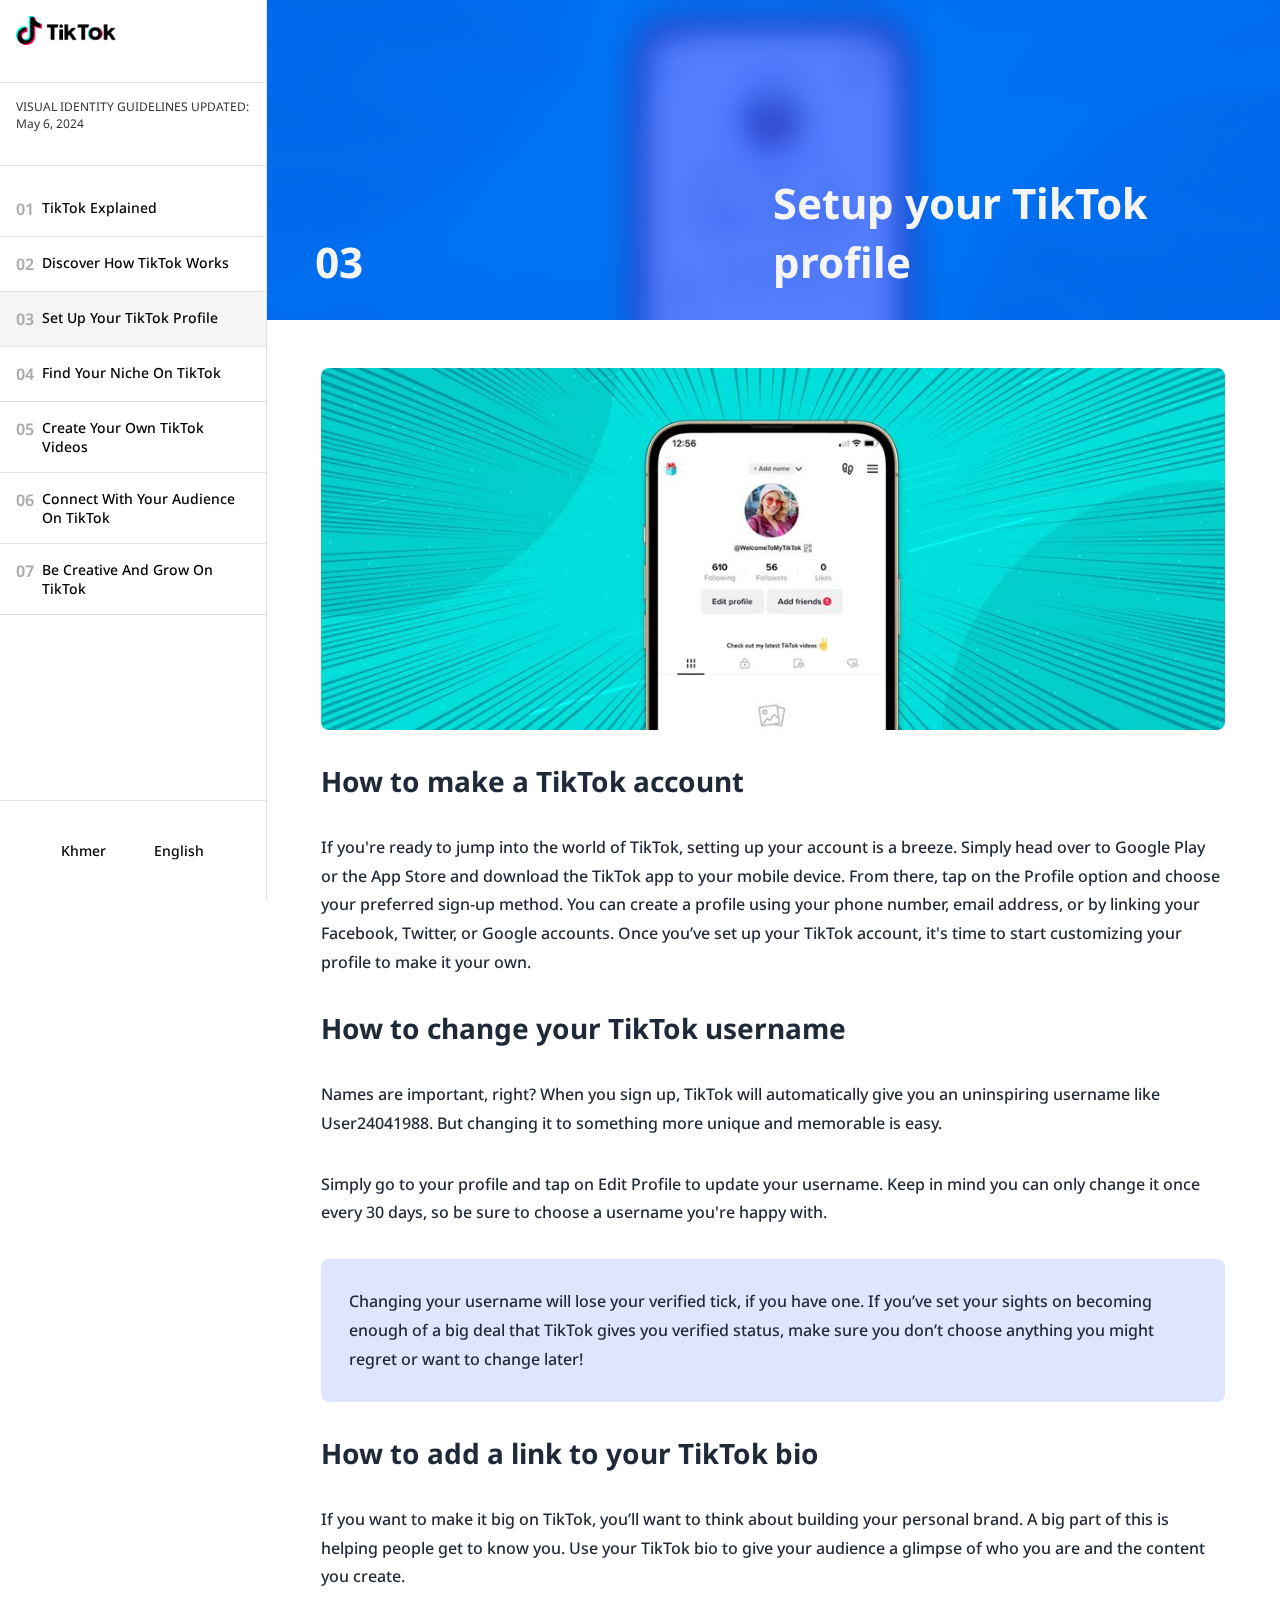
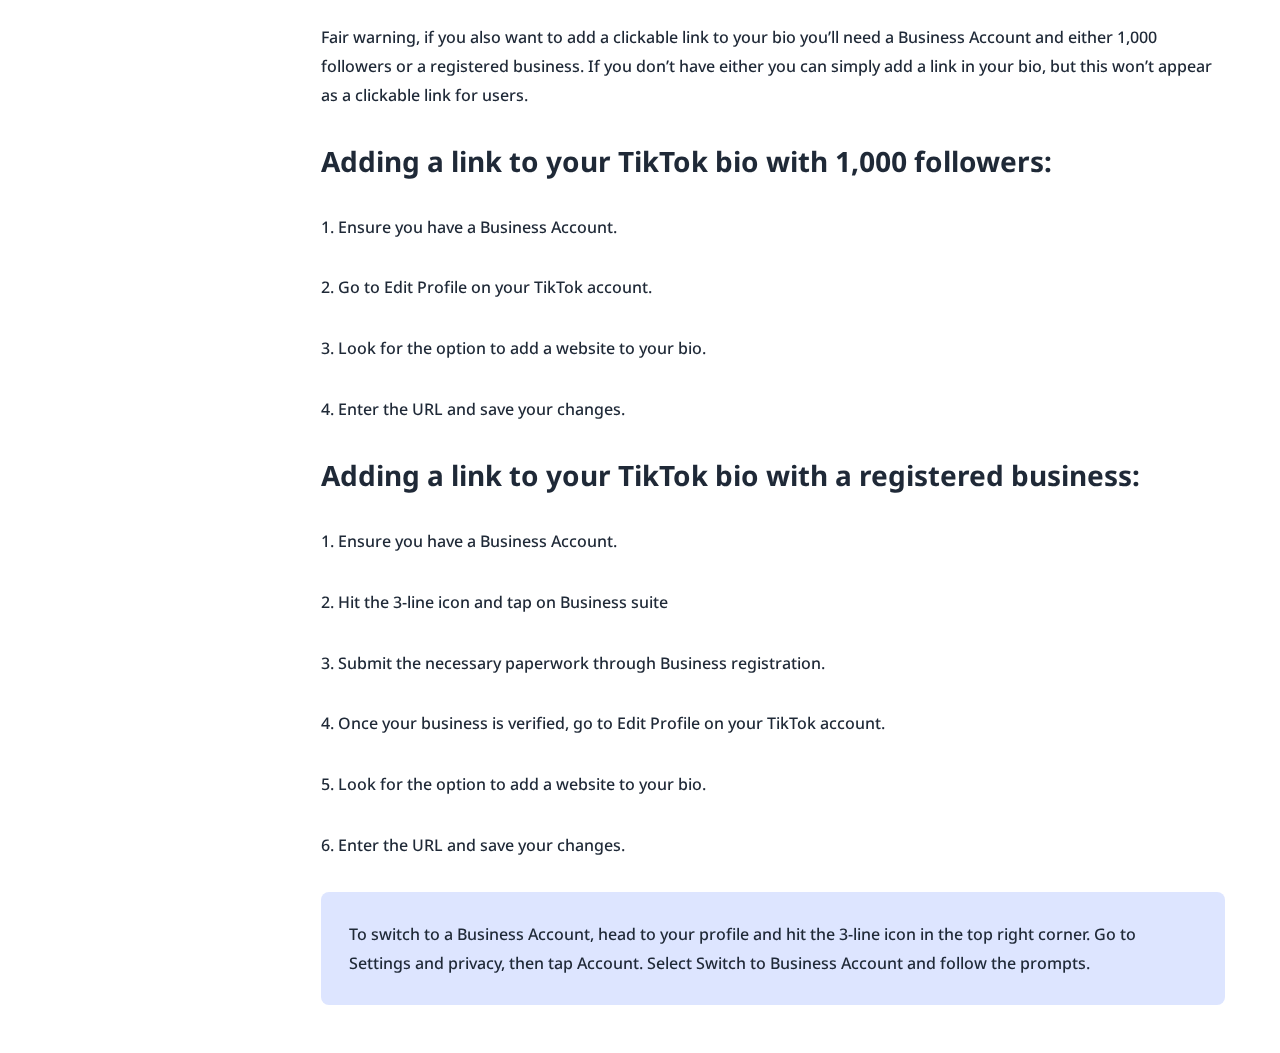
<file: pages/setup-your-tiktok-profile.html>
<!DOCTYPE html>
<html lang="en">

<head>
    <meta charset="UTF-8" />
    <meta name="viewport" content="width=device-width, initial-scale=1.0" />
    <title>Tiktok E6</title>

    <!-- Global styles -->
    <link rel="stylesheet" href="../styles/global.css" />
    <link rel="stylesheet" href="../styles/buttons/button.css" />
    <link rel="stylesheet" href="../styles/typography/typography.css" />
    <link rel="stylesheet" href="../styles/sidebar/sidebar.css" />
            <link rel="stylesheet" href="https://unpkg.com/aos@next/dist/aos.css" />

</head>

<body>
    <button class="hamburger-menu" aria-label="Toggle menu">
        <span></span>
        <span></span>
        <span></span>
    </button>
    <div class="sidebar-overlay"></div>
    <div class="container">
        <!-- Sidebar -->
        <aside class="sidebar-container">
            <!-- Sidebar header -->
            <div class="sidebar-header">
                <!-- Logo -->
                <a href="/" class="logo">
                    <img src="../assets/TikTok_logo.svg.png" alt="Logo" />
                </a>

                <!-- Description -->
                <div class="sidebar-description">
                    <p class="info">
                        VISUAL IDENTITY GUIDELINES UPDATED: May 6, 2024
                    </p>
                </div>

                <!-- Menu list -->
                <ul class="sidebar-list">
                    <li>
                        <a href="../index.html">
                            <button class="ghost-btn">
                                <span>01</span>
                                <span>TikTok explained</span>
                            </button>
                        </a>
                    </li>
                    <li>
                        <a href="../pages/discover-how-tiktok-works.html">
                            <button class="ghost-btn">
                                <span>02</span>
                                <span>Discover how TikTok works</span>
                            </button>
                        </a>
                    </li>
                    <li>
                        <a href="../pages/setup-your-tiktok-profile.html">
                            <button class="ghost-btn active">
                                <span>03</span>
                                <span>Set up your TikTok profile</span>
                            </button>
                        </a>
                    </li>
                    <li>
                        <a href="../pages/find-your-niche-on-tiktok.html">
                            <button class="ghost-btn">
                                <span>04</span>
                                <span>Find your niche on TikTok</span>
                            </button>
                        </a>
                    </li>
                    <li>
                        <a href="../pages/create-your-own-tiktok-video.html">
                            <button class="ghost-btn">
                                <span>05</span>
                                <span>Create your own TikTok videos</span>
                            </button>
                        </a>
                    </li>
                    <li>
                        <a href="../pages/connect-with-your-audience.html">
                            <button class="ghost-btn">
                                <span>06</span>
                                <span>Connect with your audience on
                                    TikTok</span>
                            </button>
                        </a>
                    </li>
                    <li>
                        <a href="../pages/be-creative-and-grow-on-tiktok.html">
                            <button class="ghost-btn">
                                <span>07</span>
                                <span>Be creative and grow on TikTok</span>
                            </button>
                        </a>
                    </li>
                </ul>
            </div>

            <!-- Sidebar footer -->
            <div class="sidebar-footer">
                <button class="ghost-btn" id="translateKhmer">Khmer</button>
                <button class="ghost-btn" id="translateEnglish">English</button>
            </div>
        </aside>

        <!-- Main container -->
        <main class="main-container">
            <header class="header-container">
                <img src="../assets/How-to-make-a-TikTok-account.jpg" alt="" />
                <div class="content">
                    <h2 class="heading-2" data-translate="introduction_3">03</h2>
                    <h2 class="heading-2" data-translate="heading_3">Setup your TikTok profile</h2>
                </div>
            </header>
            <div class="inner-container"     data-aos="fade-up"
                    data-aos-duration="800">
                <img src="../assets/How-to-make-a-TikTok-account.jpg" alt="" />
                <h3 class="heading-3" data-translate="paragraph_31">How to make a TikTok account</h3>
                <h3 class="heading-4" data-translate="paragraph_32">
                    If you're ready to jump into the world of TikTok, setting up your account is a breeze. Simply head
                    over to Google Play or the App Store and download the TikTok app to your mobile device. From there,
                    tap on the Profile option and choose your preferred sign-up method. You can create a profile using
                    your phone number, email address, or by linking your Facebook, Twitter, or Google accounts. Once
                    you’ve set up your TikTok account, it's time to start customizing your profile to make it your own.
                </h3>
                <h3 class="heading-3" data-translate="paragraph_33">How to change your TikTok username</h3>
                <h3 class="heading-4" data-translate="paragraph_34">
                    Names are important, right? When you sign up, TikTok will automatically give you an uninspiring
                    username like User24041988. But changing it to something more unique and memorable is easy.
                </h3>
                <h3 class="heading-4" data-translate="paragraph_35">
                    Simply go to your profile and tap on Edit Profile to update your username. Keep in mind you can only
                    change it once every 30 days, so be sure to choose a username you're happy with.
                </h3>
                <div class="block">
                    <h4 class="heading-4" data-translate="paragraph_36">
                        Changing your username will lose your verified tick, if you have one. If you’ve set your sights
                        on becoming enough of a big deal that TikTok gives you verified status, make sure you don’t
                        choose anything you might regret or want to change later!
                    </h4>
                </div>
                <h3 class="heading-3" data-translate="paragraph_37">How to add a link to your TikTok bio</h3>
                <h4 class="heading-4" data-translate="paragraph_38">
                    If you want to make it big on TikTok, you’ll want to think about building your personal brand. A big
                    part of this is helping people get to know you. Use your TikTok bio to give your audience a glimpse
                    of who you are and the content you create.
                </h4>
                <h4 class="heading-4" data-translate="paragraph_39">
                    Fair warning, if you also want to add a clickable link to your bio you’ll need a Business Account
                    and either 1,000 followers or a registered business. If you don’t have either you can simply add a
                    link in your bio, but this won’t appear as a clickable link for users.
                </h4>
                <h3 class="heading-3" data-translate="paragraph_330">Adding a link to your TikTok bio with 1,000
                    followers:</h3>
                <h4 class="heading-4" data-translate="step_1">1. Ensure you have a Business Account.</h4>
                <h4 class="heading-4" data-translate="step_2">2. Go to Edit Profile on your TikTok account.</h4>
                <h4 class="heading-4" data-translate="step_3">3. Look for the option to add a website to your bio.</h4>
                <h4 class="heading-4" data-translate="step_4">4. Enter the URL and save your changes.</h4>
                <h3 class="heading-3" data-translate="paragraph_331">Adding a link to your TikTok bio with a registered
                    business:</h3>
                <h4 class="heading-4" data-translate="step_5">1. Ensure you have a Business Account.</h4>
                <h4 class="heading-4" data-translate="step_6">2. Hit the 3-line icon and tap on Business suite</h4>
                <h4 class="heading-4" data-translate="step_7">3. Submit the necessary paperwork through Business
                    registration.</h4>
                <h4 class="heading-4" data-translate="step_8">
                    4. Once your business is verified, go to Edit Profile on your TikTok account.
                </h4>
                <h4 class="heading-4" data-translate="step_9">5. Look for the option to add a website to your bio.</h4>
                <h4 class="heading-4" data-translate="step_10">6. Enter the URL and save your changes.</h4>
                <div class="block">
                    <h4 class="heading-4" data-translate="paragraph_332">
                        To switch to a Business Account, head to your profile and hit the 3-line icon in the top right
                        corner. Go to Settings and privacy, then tap Account. Select Switch to Business Account and
                        follow the prompts.
                    </h4>
                </div>
            </div>
        </main>

    </div>
    <script src="../script.js" type="module"></script>
    <script src="../components/logo.js"></script>
          <script src="https://unpkg.com/aos@next/dist/aos.js"></script>
        <script>
            AOS.init();
        </script>
</body>

</html>
</file>
<file: styles/global.css>
/* Font Typography */
@import url('https://fonts.googleapis.com/css2?family=Khmer&family=Noto+Sans+Khmer:wght@100..900&family=Open+Sans:ital,wght@0,300..800;1,300..800&family=Poppins:ital,wght@0,100;0,200;0,300;0,400;0,500;0,600;0,700;0,800;0,900;1,100;1,200;1,300;1,400;1,500;1,600;1,700;1,800;1,900&display=swap');
@import url('./variables.css');

* {
    padding: 0px;
    margin: 0px;
    box-sizing: border-box;
}

body {
    width: 100%;
    font-family: 'Plus Jakarta Sans', 'Noto Sans Khmer', sans-serif;

    font-size: var(--font-size-md);
    line-height: var(--line-height-md);
    color: var(--color-text);
    /* background-color: var(--color-neutral-light); */
}

h1,
h2,
h3,
h4,
h5,
h6 {
    color: var(--color-heading);
    font-family: var(--font-primary);
}

code,
pre {
    font-family: var(--font-secondary);
    background-color: var(--color-neutral-light);
    color: var(--color-neutral-dark);
    padding: var(--spacing-xs);
    border-radius: 4px;
}

a {
    color: var(--color-primary);
}

button {
    border: none;
    cursor: pointer;
}

/* Container */
.container {
    width: 100%;
    height: auto;
    display: flex;
    align-items: start;
}

/* Main container */
.main-container {
    width: 100%;
    height: auto;
}

.inner-container {
    padding: 48px;
    width: 100%;
    max-width: 1000px;
    margin: 0px auto;
    height: auto;
    display: flex;
    flex-direction: column;
    gap: 32px;
}

/* Header */
.header-container {
    position: relative;
    width: 100%;
    min-height: 320px;
    background-color: var(--color-primary);
}

img {
    width: 100%;
    border-radius: 8px;
}

.header-container img {
    position: absolute;
    top: 0px;
    right: 0px;
    bottom: 0px;
    left: 0px;
    width: 100%;
    height: 100%;
    object-fit: cover;
}

.content {
    position: absolute;
    top: 0px;
    right: 0px;
    bottom: 0px;
    z-index: 88;
    width: 100%;
    height: 100%;
    background-color: #0040ffad;
    backdrop-filter: blur(14px);
    display: grid;
    grid-template-columns: repeat(2, 1fr);
    align-items: flex-end;
    padding: 28px 48px;
}

.header-container .heading-2 {
    color: var(--color-neutral-light);
}

.markdown-editor {
    display: flex;
    gap: var(--spacing-xl);
    max-width: var(--breakpoint-lg);
    margin: 0 auto;
}

.block {
    background-color: #dde5ff;
    color: var(--color-neutral-dark);
    padding: 28px;
    border-radius: 8px;
}

.logo img {
    width: 100px;
    height: auto;
}

@media (max-width: 768px) {
    /* Container adjustments */
    .container {
        position: relative;
        width: 100%;
    }

    /* Sidebar adjustments */
    .sidebar-container {
        position: sticky;
        display: none;
        top: 0;
        left: -100%;
        width: 100%;
        height: 100vh;
        background-color: var(--color-neutral-light);
        z-index: 1000;
        transition: left 0.3s ease-in-out;
        overflow-y: none;
        padding-bottom: 140px;
    }

    .sidebar-container.active {
        position: fixed;
        left: 0;
    }

    /* Main container adjustments */
    .main-container {
        width: 100%;
    }

    .inner-container {
        padding: 24px;
        width: 100%;
        max-width: 100%;
    }

    /* Header container adjustments */
    .header-container {
        min-height: 240px;
    }

    .content {
        padding: 20px 24px;
        grid-template-columns: 1fr;
        gap: 8px;
    }

    /* Logo adjustments */
    .logo img {
        width: 80px;
    }

    /* Typography adjustments */
    .heading-2 {
        font-size: 24px;
    }

    .heading-3 {
        font-size: 20px;
    }

    .heading-4 {
        font-size: 16px;
    }

    /* Sidebar list adjustments */
    .sidebar-list {
        padding: 16px;
        list-style: none;
    }

    /* Hamburger menu styles */
    .hamburger-menu {
        display: none;
        position: fixed;
        top: 20px;
        right: 20px;
        z-index: 1001;
        background: #f6f6f6;
        border-radius: 8px;
        border: 1px solid #ccc;
        padding: 10px;
        cursor: pointer;
    }

    .hamburger-menu span {
        display: block;
        width: 24px;
        height: 2px;
        background-color: var(--color-text);
        margin: 5px 0;
        transition: 0.3s;
    }

    /* Active hamburger menu */
    .hamburger-menu.active span:nth-child(1) {
        transform: rotate(-45deg) translate(-5px, 6px);
    }

    .hamburger-menu.active span:nth-child(2) {
        opacity: 0;
    }

    .hamburger-menu.active span:nth-child(3) {
        transform: rotate(45deg) translate(-5px, -6px);
    }

    @media (max-width: 768px) {
        .hamburger-menu {
            display: block;
        }
    }

    /* Overlay when sidebar is open */
    .sidebar-overlay {
        display: none;
        position: fixed;
        top: 0;
        left: 0;
        right: 0;
        bottom: 0;
        background-color: rgba(0, 0, 0, 0.5);
        z-index: 999;
    }

    .sidebar-overlay.active {
        display: block;
    }
}

/* Smaller mobile devices */
@media (max-width: 480px) {
    .inner-container {
        padding: 16px;
    }

    .header-container {
        min-height: 200px;
    }

    .content {
        padding: 16px;
    }

    .sidebar-container {
        width: 240px;
    }
}
</file>
<file: styles/buttons/button.css>
@import url('../global.css');
@import url('../variables.css');

.primary-btn {
    font-family: var(--font-secondary);
    text-transform: uppercase;
    font-size: var(--font-size-xs);
    padding: 16px 24px;
    background-color: var(--color-black);
    color: var(--color-neutral-light);
}
.primary-btn:hover {
    background-color: var(--color-neutral-dark);
}

.secondary-btn {
    font-family: var(--font-primary);
    font-size: var(--font-size-md);
    padding: 8px 24px;
    background-color: var(--color-neutral-light);
    color: var(--color-neutral-dark);
    display: flex;
    align-items: center;
    gap: 8px;
}
.secondary-btn:hover {
    background-color: var(--color-neutral-lightest);
}

.ghost-btn {
    font-weight: 500;
    font-family: var(--font-primary);
    background-color: transparent;
    font-size: var(--font-size-sm);
    padding: 8px 24px;
    color: var(--color-black);
    display: flex;
    text-align: start;
    gap: 8px;
    text-transform: capitalize;
}

.active {
    font-weight: 500;
    font-family: var(--font-primary);
    font-size: var(--font-size-sm);
    padding: 8px 24px;
    color: var(--color-black);
    display: flex;
    text-align: start;
    gap: 8px;
    text-transform: capitalize;
    background-color: var(--color-neutral-light);
}

.ghost-btn span:first-child {
    font-size: var(--font-size-md);
    font-weight: 600;
    color: #aaa;
}

.ghost-btn:hover {
    background-color: var(--color-neutral-light);
}
</file>
<file: styles/typography/typography.css>
@import url('../global.css');
@import url('../variables.css');

/* Typography */
.heading-1 {
    font-family: var(--font-primary);
    font-size: var(--font-size-2xl);
    color: var(--color-heading);
    line-height: var(--line-height-sm);
}

.heading-2 {
    font-family: var(--font-primary);
    font-size: var(--font-size-xl);
    color: var(--color-heading);
    line-height: var(--line-height-sm);
}

.heading-3 {
    font-family: var(--font-primary);
    font-size: var(--font-size-lg);
    color: var(--color-heading);
    line-height: var(--line-height-sm);
}

.heading-4 {
    font-family: var(--font-primary);
    font-size: var(--font-size-md);
    color: var(--color-heading);
    line-height: 1.8;
    font-weight: 500;
}

.heading-5 {
    font-family: var(--font-primary);
    font-size: var(--font-size-sm);
    color: var(--color-heading);
    line-height: var(--line-height-md);
}

.paragraph {
    font-family: var(--font-primary);
    font-size: var(--font-size-sm);
    color: var(--color-neutral-dark);
    line-height: var(--line-height-sm);
}

.info {
    font-family: var(--font-secondary);
    font-size: var(--font-size-xs);
    color: var(--color-neutral-dark);
    line-height: var(--line-height-sm);
}
</file>
<file: styles/sidebar/sidebar.css>
@import url('../global.css');
@import url('../variables.css');

.sidebar-container {
    position: sticky;
    left: 0%;
    top: 0%;
    max-width: 280px;
    min-height: 100vh;
    /* overflow-y: scroll; */
    border-right: 1px solid var(--color-neutral-lightest);
    display: flex;
    flex-direction: column;
    justify-content: space-between;
    transition: transform 0.3s ease-in-out;
}

.sidebar-container.active {
    /* Show the sidebar */
    transform: translateX(0);
}
.hamburger-menu {
    /* Hide button on desktop */
    display: none;
}

.sidebar-header {
    width: 100%;
    display: flex;
    flex-direction: column;
    align-items: start;
}

.logo {
    font-size: large;
    width: 100%;
    padding: 16px 16px 32px 16px;
    border-bottom: 1px solid var(--color-neutral-lightest);
}

.sidebar-description {
    width: 100%;
    padding: 16px 16px 32px 16px;
    border-bottom: 1px solid var(--color-neutral-lightest);
}

.sidebar-list {
    padding: 16px 0px;
    width: 100%;
    display: flex;
    flex-direction: column;
}

.sidebar-list li button {
    border-bottom: 1px solid var(--color-neutral-lightest);
    width: 100%;
    padding: 16px 16px;
}

.sidebar-list li a {
    text-decoration: none;
}

.sidebar-footer {
    padding: 32px 16px;
    display: flex;
    align-items: center;
    justify-content: center;
    border-top: 1px solid var(--color-neutral-lightest);
}

@media (max-width: 768px) {
    .sidebar-container {
        position: fixed;
        width: 100%;
        max-width: 400px;
        /* Hide sidebar by default on mobile */
        transform: translateX(-100%);
    }

    .hamburger-menu {
        /* Show button on mobile */
        display: block;
    }
}
</file>
